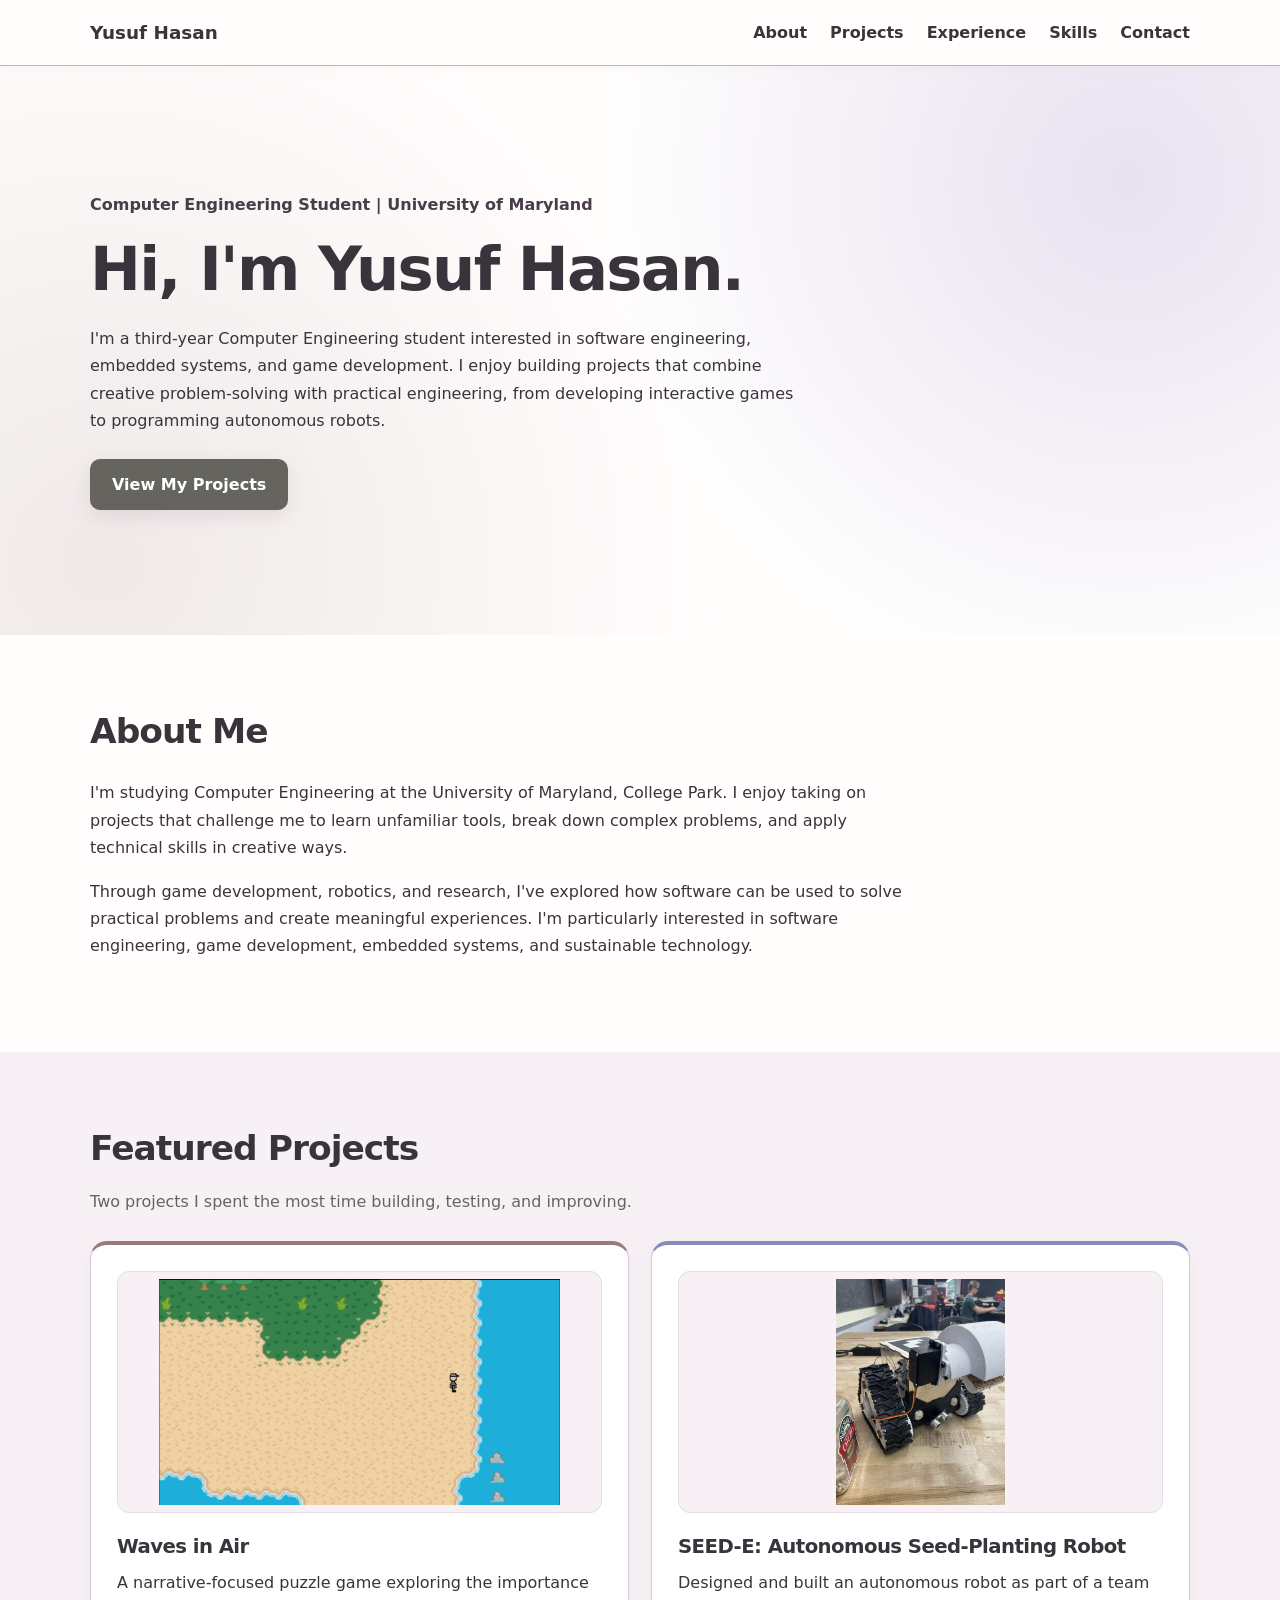
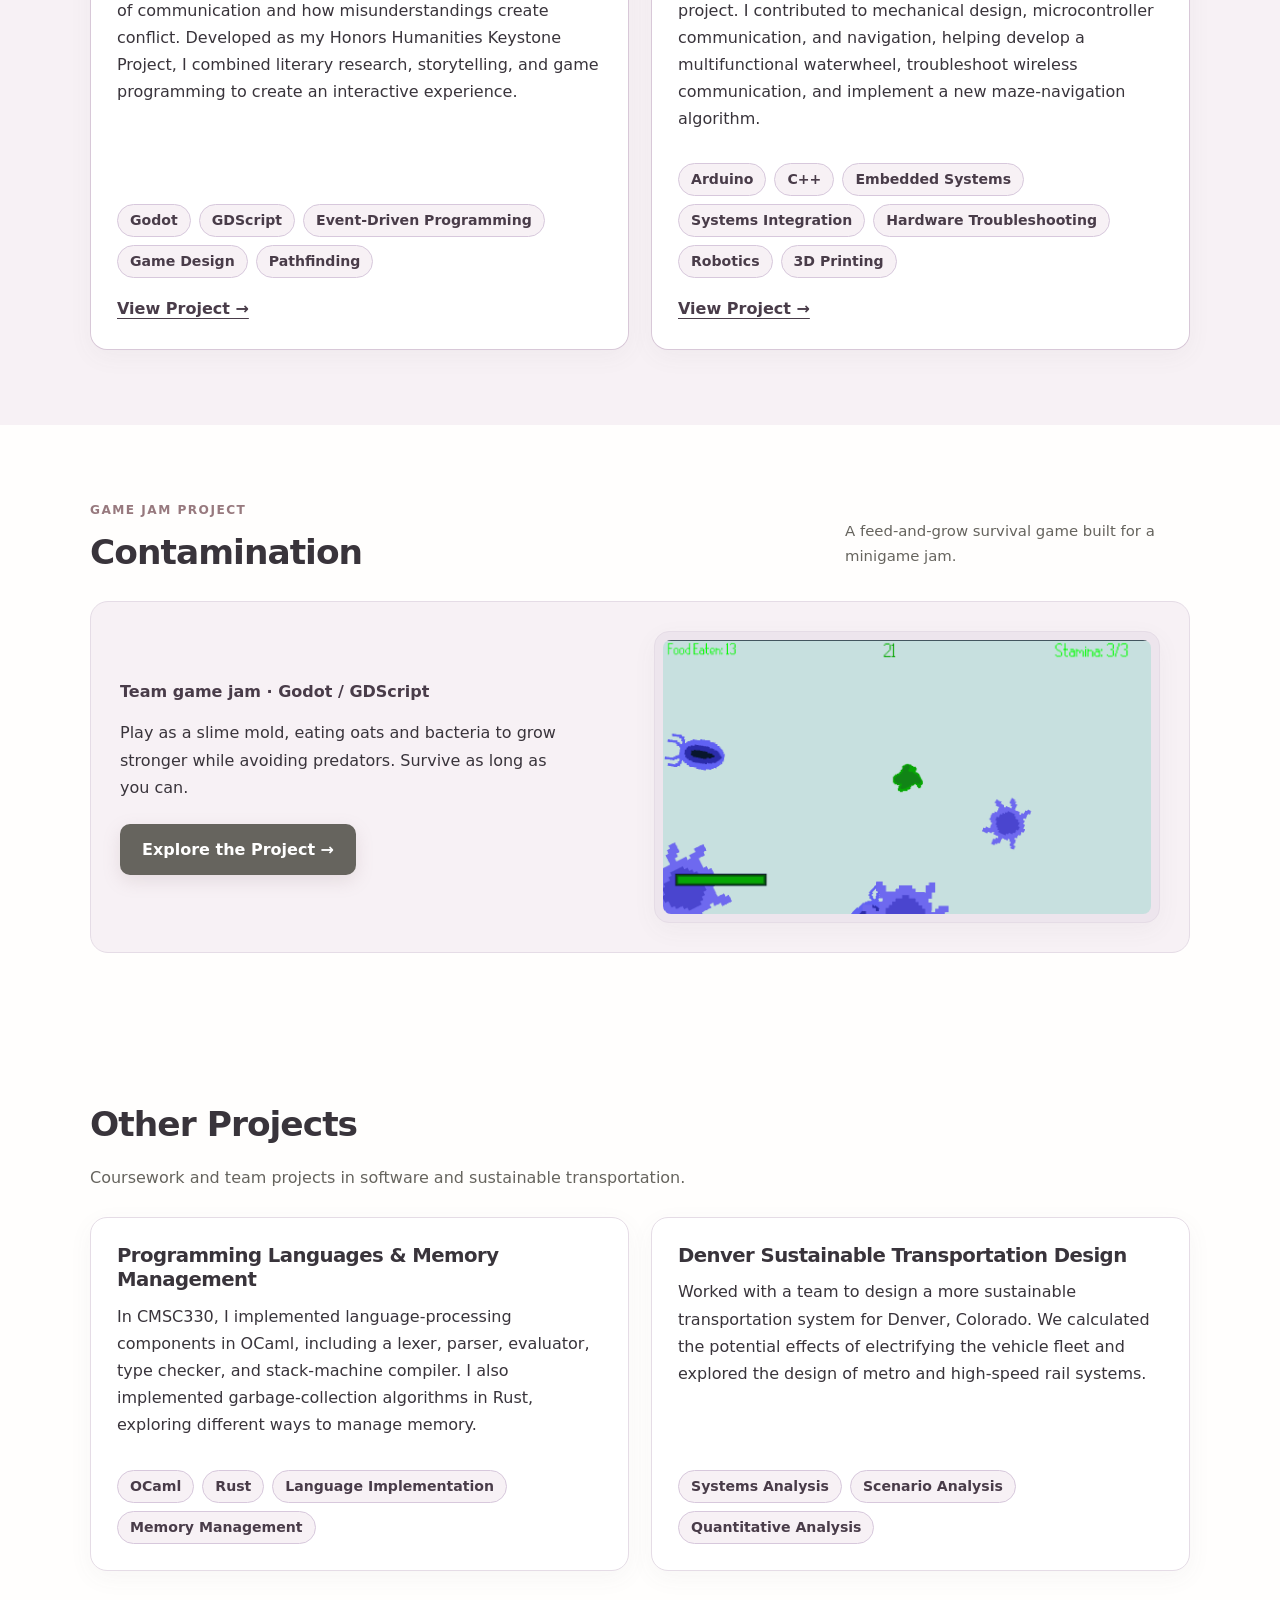
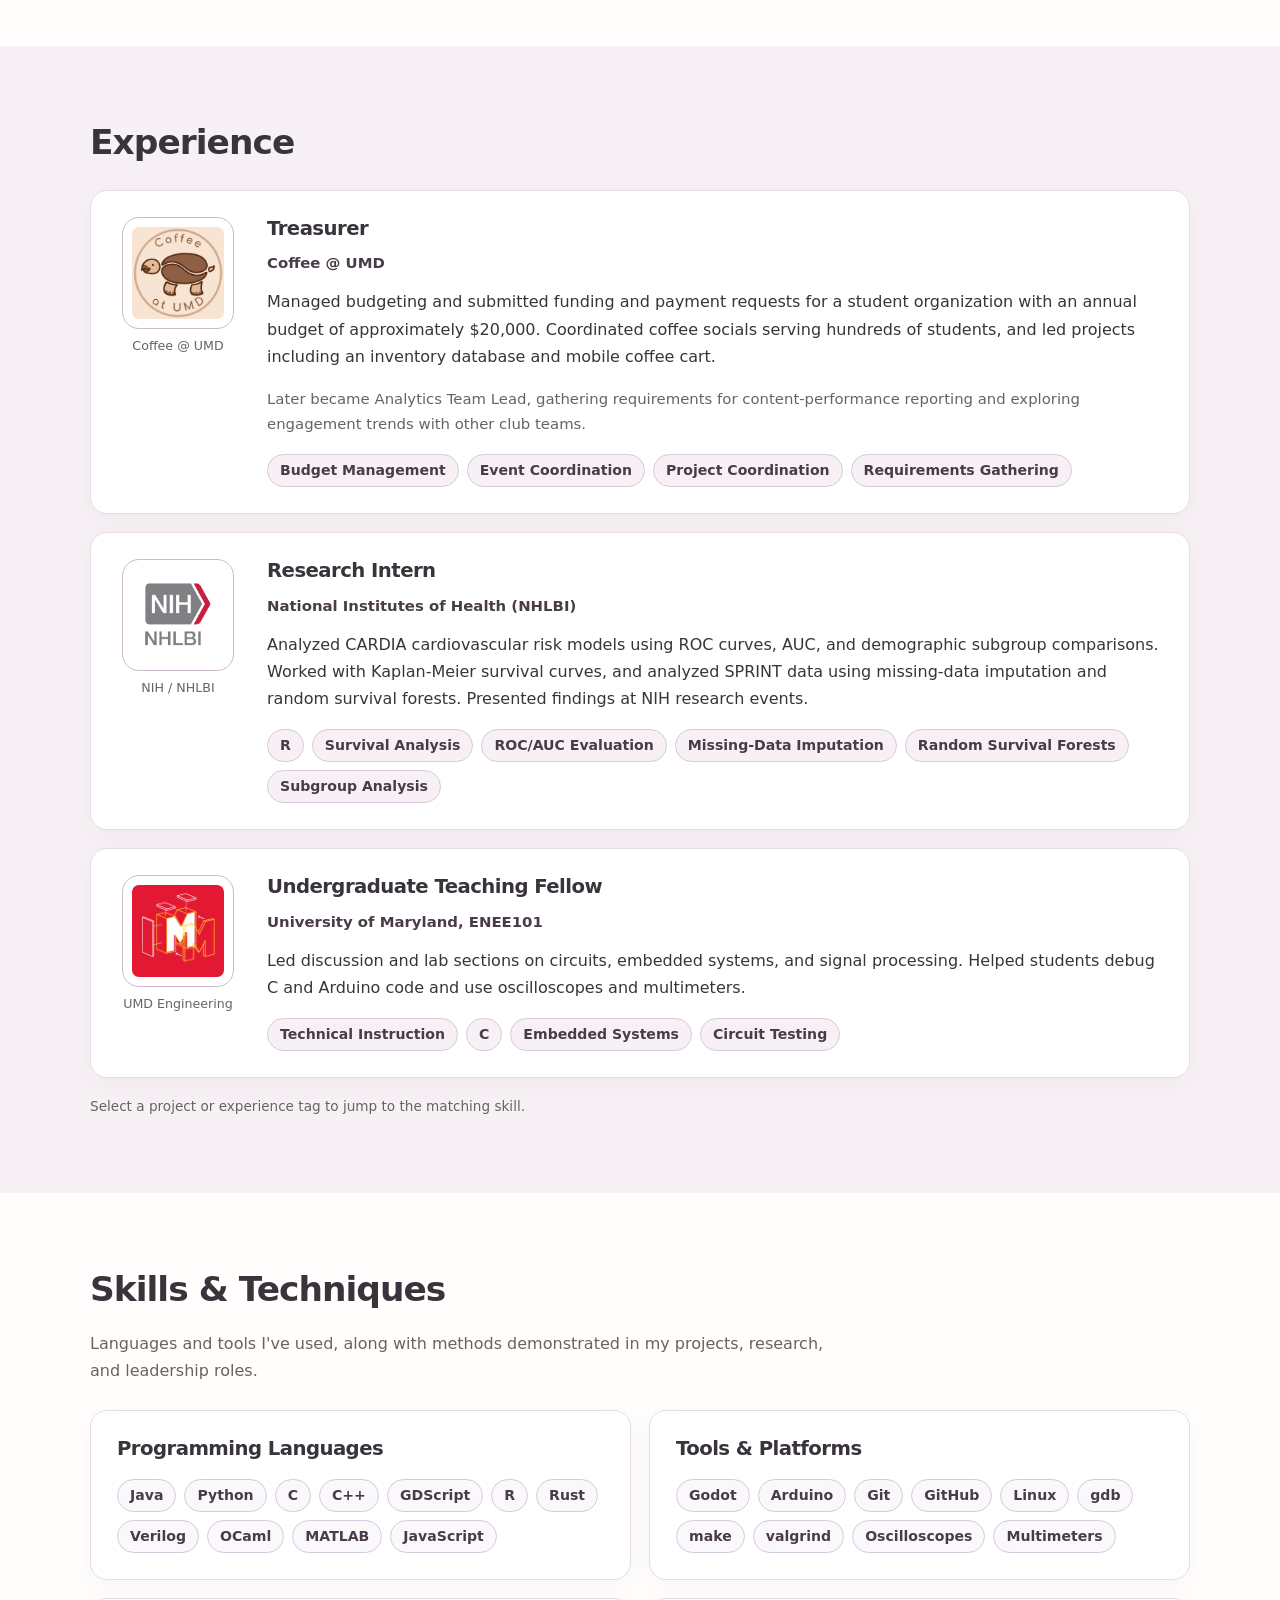
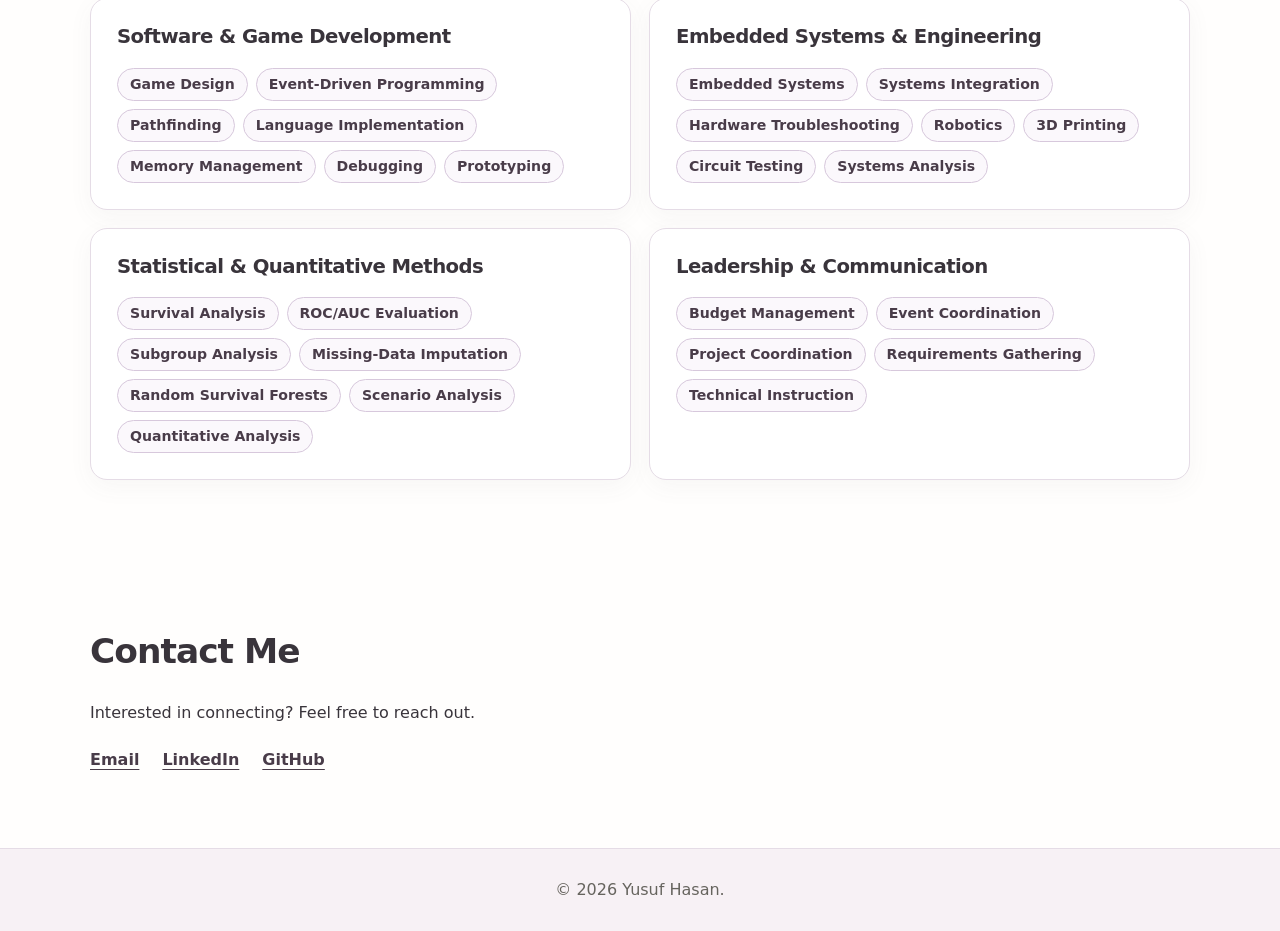
<file: index.html>
<!DOCTYPE html>
<html lang="en">

<head>
    <meta charset="UTF-8">
    <meta name="viewport" content="width=device-width, initial-scale=1.0">
    <meta name="description" content="Yusuf Hasan's portfolio: game development, embedded systems, and engineering projects at the University of Maryland.">
    <title>Yusuf Hasan | Portfolio</title>
    <link rel="stylesheet" href="style.css?v=20261105-contamination-play">
</head>

<body>
    <a class="skip-link" href="#main-content">Skip to content</a>

    <!-- NAVIGATION -->
    <header>
        <nav class="container" aria-label="Main navigation">
            <a href="#home" class="logo">Yusuf Hasan</a>

            <ul class="nav-links">
                <li><a href="#about">About</a></li>
                <li><a href="#projects">Projects</a></li>
                <li><a href="#experience">Experience</a></li>
                <li><a href="#skills">Skills</a></li>
                <li><a href="#contact">Contact</a></li>
            </ul>
        </nav>
    </header>

    <main id="main-content">

        <!-- HOME -->
        <section id="home" class="hero">
            <div class="container">
                <p class="subtitle">
                    Computer Engineering Student | University of Maryland
                </p>
                <h1>Hi, I'm Yusuf Hasan.</h1>

                <p>
                    I'm a third-year Computer Engineering student
                    interested in software engineering, embedded
                    systems, and game development. I enjoy building
                    projects that combine creative problem-solving
                    with practical engineering, from developing
                    interactive games to programming autonomous robots.
                </p>

                <a href="#projects" class="button">View My Projects</a>
            </div>
        </section>

        <!-- ABOUT ME -->
        <section id="about">
            <div class="container">
                <h2>About Me</h2>

                <p>
                    I'm studying Computer Engineering at the
                    University of Maryland, College Park. I enjoy
                    taking on projects that challenge me to learn
                    unfamiliar tools, break down complex problems,
                    and apply technical skills in creative ways.
                </p>

                <p>
                    Through game development, robotics, and research,
                    I've explored how software can be used to solve
                    practical problems and create meaningful
                    experiences. I'm particularly interested in
                    software engineering, game development,
                    embedded systems, and sustainable technology.
                </p>
            </div>
        </section>

        <!-- PROJECTS -->
        <section id="projects" class="alternate">
            <div class="container">
                <h2>Featured Projects</h2>
                <p class="section-intro">Two projects I spent the most time building, testing, and improving.</p>

                <div class="card-grid featured-grid">

                    <!-- WAVES IN AIR -->
                    <article class="card">
                        <figure class="project-card-figure">
                            <img src="assets/waves-in-air/waves-cover.png" alt="The player explores a sandy coastline in Waves in Air" loading="lazy" width="1154" height="650">
                        </figure>

                        <h3>Waves in Air</h3>

                        <p>
                            A narrative-focused puzzle game exploring
                            the importance of communication and how
                            misunderstandings create conflict.
                            Developed as my Honors Humanities Keystone
                            Project, I combined literary research,
                            storytelling, and game programming to
                            create an interactive experience.
                        </p>

                        <div class="tag-list project-tag-list" aria-label="Related skills and techniques">
                            <a class="skill-tag" href="#skill-godot">Godot</a>
                            <a class="skill-tag" href="#skill-gdscript">GDScript</a>
                            <a class="skill-tag" href="#skill-event-driven">Event-Driven Programming</a>
                            <a class="skill-tag" href="#skill-game-design">Game Design</a>
                            <a class="skill-tag" href="#skill-pathfinding">Pathfinding</a>
                        </div>

                        <a href="waves-in-air.html">
                            View Project &rarr;
                        </a>
                    </article>

                    <!-- AUTONOMOUS ROBOT -->
                    <article class="card">
                        <figure class="project-card-figure">
                            <img src="assets/robot/robot-cover.jpg" alt="SEED-E robot with tracked wheels and seed hopper" loading="lazy" width="900" height="1200">
                        </figure>
                        <h3>SEED-E: Autonomous Seed-Planting Robot</h3>
                    
                        <p>
                            Designed and built an autonomous robot as part of
                            a team project. I contributed to mechanical design,
                            microcontroller communication, and navigation,
                            helping develop a multifunctional waterwheel,
                            troubleshoot wireless communication, and
                            implement a new maze-navigation algorithm.
                        </p>
                    
                        <div class="tag-list project-tag-list" aria-label="Related skills and techniques">
                            <a class="skill-tag" href="#skill-arduino">Arduino</a>
                            <a class="skill-tag" href="#skill-cpp">C++</a>
                            <a class="skill-tag" href="#skill-embedded">Embedded Systems</a>
                            <a class="skill-tag" href="#skill-systems-integration">Systems Integration</a>
                            <a class="skill-tag" href="#skill-hardware-troubleshooting">Hardware Troubleshooting</a>
                            <a class="skill-tag" href="#skill-robotics">Robotics</a>
                            <a class="skill-tag" href="#skill-3d-printing">3D Printing</a>
                        </div>
                    
                        <a href="autonomous-robot.html">
                            View Project &rarr;
                        </a>
                    </article>

                </div>
            </div>
        </section>

        <!-- GAME JAM SPOTLIGHT: dedicated project page, separate from the two featured projects -->
        <section id="game-jam" class="jam-home-section">
            <div class="container">
                <div class="jam-section-heading">
                    <div><p class="jam-eyebrow">GAME JAM PROJECT</p><h2>Contamination</h2></div>
                    <p>A feed-and-grow survival game built for a minigame jam.</p>
                </div>
                <div class="jam-home-feature">
                    <div class="jam-home-copy">
                        <p class="subtitle">Team game jam &middot; Godot / GDScript</p>
                        <p>Play as a slime mold, eating oats and bacteria to grow stronger while avoiding predators. Survive as long as you can.</p>
                        <a class="button" href="contamination.html">Explore the Project &rarr;</a>
                    </div>
                    <a class="jam-home-image-link jam-screenshot" href="contamination.html" aria-label="View Contamination project page">
                        <span class="jam-screenshot-frame">
                            <img src="assets/contamination/contamination-gameplay.png" alt="Green slime mold among purple microbes in the Contamination game" width="1022" height="574" loading="lazy">
                        </span>
                    </a>
                </div>
            </div>
        </section>

        <!-- OTHER PROJECTS -->
        <section id="other-projects">
            <div class="container">
                <h2>Other Projects</h2>
                <p class="section-intro">Coursework and team projects in software and sustainable transportation.</p>
                <div class="card-grid other-project-grid">

                    <!-- PROGRAMMING LANGUAGES COURSEWORK -->
                    <article class="card">
                        
                        <h3>Programming Languages &amp; Memory Management</h3>
                        <p>
                            In CMSC330, I implemented language-processing components in OCaml,
                            including a lexer, parser, evaluator, type checker, and stack-machine
                            compiler. I also implemented garbage-collection algorithms in Rust,
                            exploring different ways to manage memory.
                        </p>
                        <div class="tag-list project-tag-list" aria-label="Related skills and techniques">
                            <a class="skill-tag" href="#skill-ocaml">OCaml</a>
                            <a class="skill-tag" href="#skill-rust">Rust</a>
                            <a class="skill-tag" href="#skill-language-implementation">Language Implementation</a>
                            <a class="skill-tag" href="#skill-memory-management">Memory Management</a>
                        </div>
                        <!-- Coursework solutions remain private under course sharing rules. -->
                    </article>

                    <!-- TRANSPORTATION PROJECT -->
                    <article class="card">
                        
                        <h3>Denver Sustainable Transportation Design</h3>

                        <p>
                            Worked with a team to design a more
                            sustainable transportation system for
                            Denver, Colorado. We calculated the
                            potential effects of electrifying the
                            vehicle fleet and explored the design
                            of metro and high-speed rail systems.
                        </p>

                        <div class="tag-list project-tag-list" aria-label="Related skills and techniques">
                            <a class="skill-tag" href="#skill-systems-analysis">Systems Analysis</a>
                            <a class="skill-tag" href="#skill-scenario-analysis">Scenario Analysis</a>
                            <a class="skill-tag" href="#skill-quantitative-analysis">Quantitative Analysis</a>
                        </div>
                    </article>

                </div>
            </div>
        </section>

        <!-- EXPERIENCE -->
        <section id="experience" class="alternate">
            <div class="container">
                <h2>Experience</h2>
                <div class="experience-stack">
                    <article class="card experience-entry">
                        <figure class="experience-visual">
                            <img src="assets/coffee-club/coffee-at-umd-logo.png"
                                 alt="Coffee @ UMD turtle logo" width="120" height="120" loading="lazy">
                            <figcaption>Coffee @ UMD</figcaption>
                        </figure>
                        <div class="experience-copy">
                            <h3>Treasurer</h3>
                            <p class="experience-organization">Coffee @ UMD</p>
                            <p>
                                Managed budgeting and submitted funding and payment requests
                                for a student organization with an annual budget of approximately
                                $20,000. Coordinated coffee socials serving hundreds of students,
                                and led projects including an inventory database and mobile coffee cart.
                            </p>
                            <p class="experience-secondary-role">
                                Later became Analytics Team Lead, gathering requirements for content-performance
                                reporting and exploring engagement trends with other club teams.
                            </p>
                            <div class="tag-list project-tag-list" aria-label="Related skills and techniques">
                            <a class="skill-tag" href="#skill-budget-management">Budget Management</a>
                            <a class="skill-tag" href="#skill-event-coordination">Event Coordination</a>
                            <a class="skill-tag" href="#skill-project-coordination">Project Coordination</a>
                            <a class="skill-tag" href="#skill-requirements-gathering">Requirements Gathering</a>
                        </div>
                        </div>
                    </article>

                    <article class="card experience-entry">
                        <figure class="experience-visual">
                            <img src="assets/nhlbi-logo.png"
                                 alt="National Heart, Lung, and Blood Institute logo" width="120" height="120" loading="lazy">
                            <figcaption>NIH / NHLBI</figcaption>
                        </figure>
                        <div class="experience-copy">
                            <h3>Research Intern</h3>
                            <p class="experience-organization">National Institutes of Health (NHLBI)</p>
                            <p>
                                Analyzed CARDIA cardiovascular risk models using ROC curves, AUC, and
                                demographic subgroup comparisons. Worked with Kaplan-Meier survival curves,
                                and analyzed SPRINT data using missing-data imputation and random survival forests.
                                Presented findings at NIH research events.
                            </p>
                            <div class="tag-list project-tag-list" aria-label="Related skills and techniques">
                            <a class="skill-tag" href="#skill-r">R</a>
                            <a class="skill-tag" href="#skill-survival-analysis">Survival Analysis</a>
                            <a class="skill-tag" href="#skill-roc-auc">ROC/AUC Evaluation</a>
                            <a class="skill-tag" href="#skill-imputation">Missing-Data Imputation</a>
                            <a class="skill-tag" href="#skill-random-survival-forests">Random Survival Forests</a>
                            <a class="skill-tag" href="#skill-subgroup-analysis">Subgroup Analysis</a>
                        </div>
                        </div>
                    </article>

                    <article class="card experience-entry">
                        <figure class="experience-visual">
                            <img src="assets/umd-engineering-logo.png"
                                 alt="University of Maryland Engineering logo" width="120" height="120" loading="lazy">
                            <figcaption>UMD Engineering</figcaption>
                        </figure>
                        <div class="experience-copy">
                            <h3>Undergraduate Teaching Fellow</h3>
                            <p class="experience-organization">University of Maryland, ENEE101</p>
                            <p>
                                Led discussion and lab sections on circuits, embedded systems, and signal
                                processing. Helped students debug C and Arduino code and use
                                oscilloscopes and multimeters.
                            </p>
                            <div class="tag-list project-tag-list" aria-label="Related skills and techniques">
                            <a class="skill-tag" href="#skill-technical-instruction">Technical Instruction</a>
                            <a class="skill-tag" href="#skill-c">C</a>
                            <a class="skill-tag" href="#skill-embedded">Embedded Systems</a>
                            <a class="skill-tag" href="#skill-circuit-testing">Circuit Testing</a>
                        </div>
                        </div>
                    </article>
                </div>
                <p class="tag-hint">Select a project or experience tag to jump to the matching skill.</p>
            </div>
        </section>

                <!-- SKILLS -->
        <section id="skills">
            <div class="container">
                <h2>Skills &amp; Techniques</h2>
                <p class="section-intro">Languages and tools I've used, along with methods demonstrated in my projects, research, and leadership roles.</p>
                <div class="skills-grid">
<div class="card skill-group">
                        <h3>Programming Languages</h3>
                        <div class="skill-list">
                            <span class="skill-chip" id="skill-java">Java</span>
                            <span class="skill-chip" id="skill-python">Python</span>
                            <span class="skill-chip" id="skill-c">C</span>
                            <span class="skill-chip" id="skill-cpp">C++</span>
                            <span class="skill-chip" id="skill-gdscript">GDScript</span>
                            <span class="skill-chip" id="skill-r">R</span>
                            <span class="skill-chip" id="skill-rust">Rust</span>
                            <span class="skill-chip" id="skill-verilog">Verilog</span>
                            <span class="skill-chip" id="skill-ocaml">OCaml</span>
                            <span class="skill-chip" id="skill-matlab">MATLAB</span>
                            <span class="skill-chip" id="skill-javascript">JavaScript</span>
                        </div>
                    </div>
                    
                    <div class="card skill-group">
                        <h3>Tools &amp; Platforms</h3>
                        <div class="skill-list">
                            <span class="skill-chip" id="skill-godot">Godot</span>
                            <span class="skill-chip" id="skill-arduino">Arduino</span>
                            <span class="skill-chip" id="skill-git">Git</span>
                            <span class="skill-chip" id="skill-github">GitHub</span>
                            <span class="skill-chip" id="skill-linux">Linux</span>
                            <span class="skill-chip" id="skill-gdb">gdb</span>
                            <span class="skill-chip" id="skill-make">make</span>
                            <span class="skill-chip" id="skill-valgrind">valgrind</span>
                            <span class="skill-chip" id="skill-oscilloscope">Oscilloscopes</span>
                            <span class="skill-chip" id="skill-multimeter">Multimeters</span>
                        </div>
                    </div>
                    <div class="card skill-group">
                        <h3>Software &amp; Game Development</h3>
                        <div class="skill-list">
                            <span class="skill-chip" id="skill-game-design">Game Design</span>
                            <span class="skill-chip" id="skill-event-driven">Event-Driven Programming</span>
                            <span class="skill-chip" id="skill-pathfinding">Pathfinding</span>
                            <span class="skill-chip" id="skill-language-implementation">Language Implementation</span>
                            <span class="skill-chip" id="skill-memory-management">Memory Management</span>
                            <span class="skill-chip" id="skill-debugging">Debugging</span>
                            <span class="skill-chip" id="skill-prototyping">Prototyping</span>
                        </div>
                    </div>
                    <div class="card skill-group">
                        <h3>Embedded Systems &amp; Engineering</h3>
                        <div class="skill-list">
                            <span class="skill-chip" id="skill-embedded">Embedded Systems</span>
                            <span class="skill-chip" id="skill-systems-integration">Systems Integration</span>
                            <span class="skill-chip" id="skill-hardware-troubleshooting">Hardware Troubleshooting</span>
                            <span class="skill-chip" id="skill-robotics">Robotics</span>
                            <span class="skill-chip" id="skill-3d-printing">3D Printing</span>
                            <span class="skill-chip" id="skill-circuit-testing">Circuit Testing</span>
                            <span class="skill-chip" id="skill-systems-analysis">Systems Analysis</span>
                        </div>
                    </div>
                    <div class="card skill-group">
                        <h3>Statistical &amp; Quantitative Methods</h3>
                        <div class="skill-list">
                            <span class="skill-chip" id="skill-survival-analysis">Survival Analysis</span>
                            <span class="skill-chip" id="skill-roc-auc">ROC/AUC Evaluation</span>
                            <span class="skill-chip" id="skill-subgroup-analysis">Subgroup Analysis</span>
                            <span class="skill-chip" id="skill-imputation">Missing-Data Imputation</span>
                            <span class="skill-chip" id="skill-random-survival-forests">Random Survival Forests</span>
                            <span class="skill-chip" id="skill-scenario-analysis">Scenario Analysis</span>
                            <span class="skill-chip" id="skill-quantitative-analysis">Quantitative Analysis</span>
                        </div>
                    </div>
                    <div class="card skill-group">
                        <h3>Leadership &amp; Communication</h3>
                        <div class="skill-list">
                            <span class="skill-chip" id="skill-budget-management">Budget Management</span>
                            <span class="skill-chip" id="skill-event-coordination">Event Coordination</span>
                            <span class="skill-chip" id="skill-project-coordination">Project Coordination</span>
                            <span class="skill-chip" id="skill-requirements-gathering">Requirements Gathering</span>
                            <span class="skill-chip" id="skill-technical-instruction">Technical Instruction</span>
                        </div>
                    </div>
                </div>
            </div>
        </section>

        <!-- CONTACT -->
        <section id="contact">
            <div class="container">
                <h2>Contact Me</h2>

                <p>
                    Interested in connecting? Feel free to reach out.
                </p>

                <div class="contact-links">
                    <a href="mailto:hasan.yusuf4906@gmail.com">Email</a>

                    <a href="https://www.linkedin.com/in/yhasan1/"
                       target="_blank"
                       rel="noopener noreferrer">LinkedIn</a>

                    <a href="https://github.com/yhasan-1"
                       target="_blank"
                       rel="noopener noreferrer">GitHub</a>

                    <!-- Add your resume PDF to assets/other/resume.pdf and then uncomment this link:
                    <a href="assets/other/resume.pdf" target="_blank" rel="noopener noreferrer">Resume (PDF)</a>
                    -->
                </div>
            </div>
        </section>

    </main>

    <!-- FOOTER -->
    <footer>
        <div class="container">
            <p>&copy; 2026 Yusuf Hasan.</p>
        </div>
    </footer>

</body>
</html>
</file>
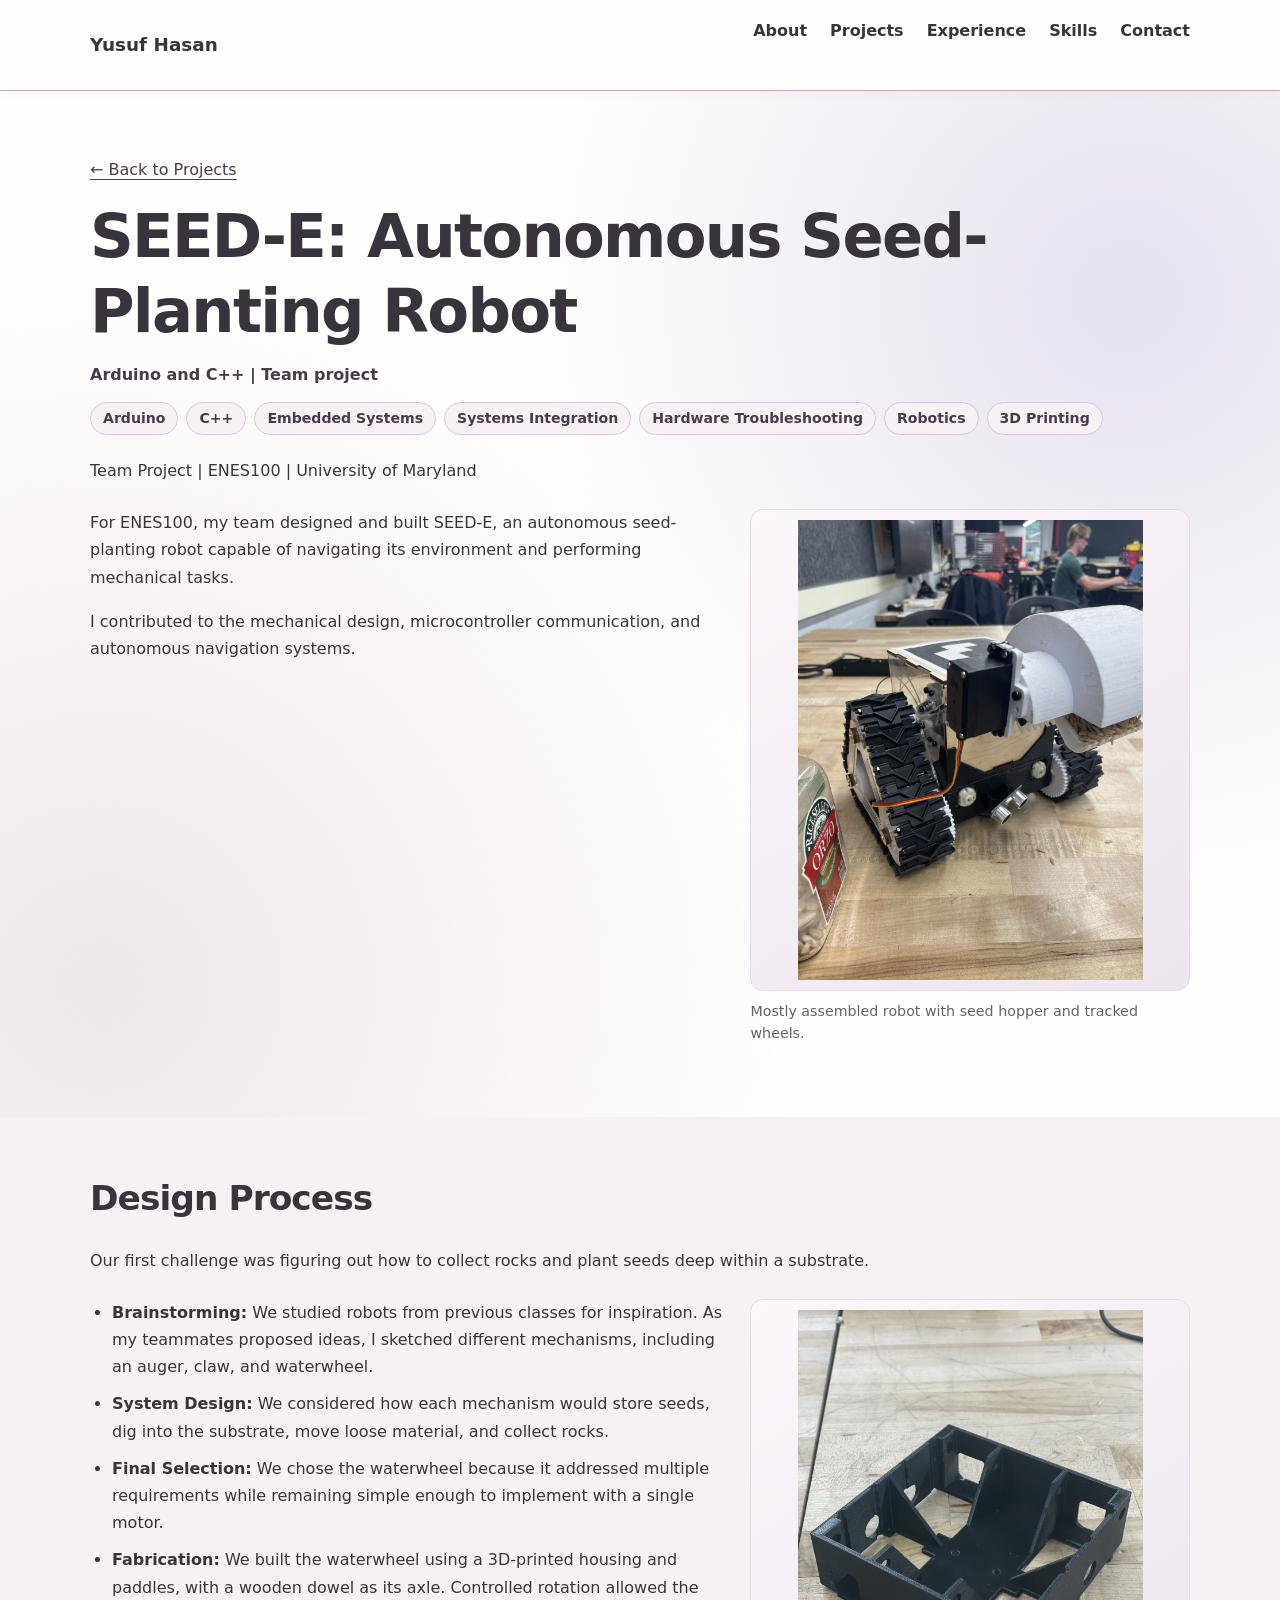
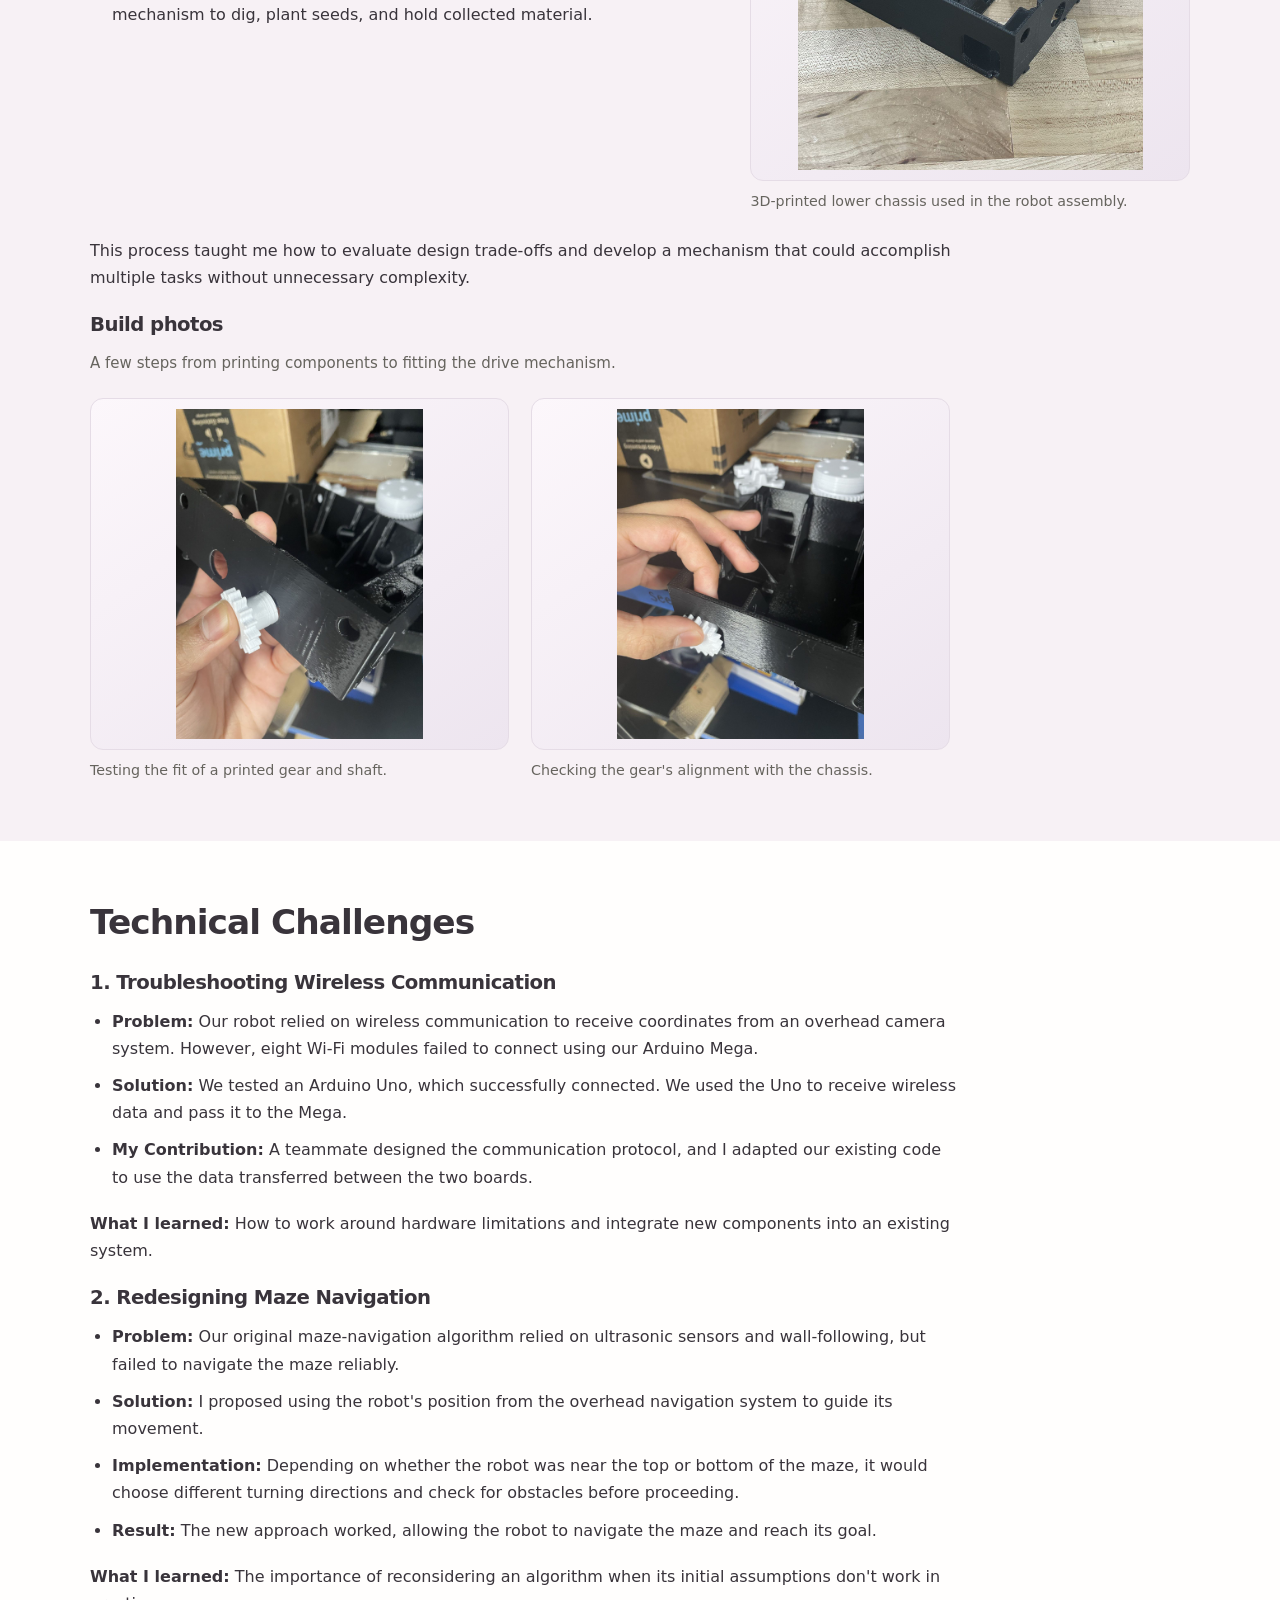
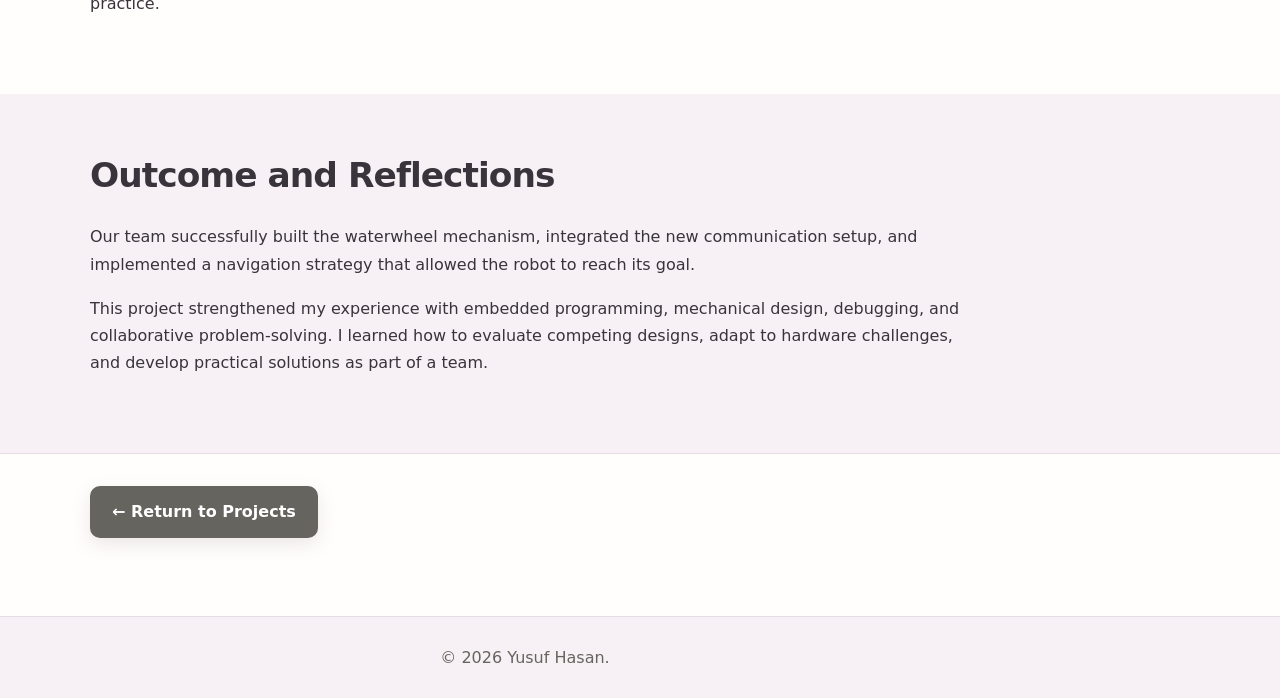
<file: autonomous-robot.html>
<!DOCTYPE html>
<html lang="en">

<head>
    <meta charset="UTF-8">
    <meta name="viewport"
          content="width=device-width, initial-scale=1.0">

    <meta name="description"
          content="SEED-E, an autonomous seed-planting robot built by a UMD ENES100 team.">

    <title>SEED-E | Yusuf Hasan</title>

    <link rel="stylesheet" href="style.css?v=20261022-dusty-lavender">
</head>

<body class="robot-page">
    <a class="skip-link" href="#main-content">Skip to content</a>

    <!-- NAVIGATION -->
    <header>
        <nav class="container">
            <a href="index.html#home" class="logo">
                Yusuf Hasan
            </a>

            <ul class="nav-links">
                <li><a href="index.html#about">About</a></li>
                <li><a href="index.html#projects">Projects</a></li>
                <li><a href="index.html#experience">Experience</a></li>
                <li><a href="index.html#skills">Skills</a></li>
                <li><a href="index.html#contact">Contact</a></li>
            </ul>
        </nav>
    </header>

    <main id="main-content">

        <!-- INTRODUCTION -->
        <section class="hero">
            <div class="container">

                <a href="index.html#projects">
                    &larr; Back to Projects
                </a>

                <h1>SEED-E: Autonomous Seed-Planting Robot</h1>

                <p class="subtitle">Arduino and C++ | Team project</p>
                <div class="tag-list project-detail-tags" aria-label="Related skills and techniques">
                            <a class="skill-tag" href="index.html#skill-arduino">Arduino</a>
                            <a class="skill-tag" href="index.html#skill-cpp">C++</a>
                            <a class="skill-tag" href="index.html#skill-embedded">Embedded Systems</a>
                            <a class="skill-tag" href="index.html#skill-systems-integration">Systems Integration</a>
                            <a class="skill-tag" href="index.html#skill-hardware-troubleshooting">Hardware Troubleshooting</a>
                            <a class="skill-tag" href="index.html#skill-robotics">Robotics</a>
                            <a class="skill-tag" href="index.html#skill-3d-printing">3D Printing</a>
                        </div>

                <p>
                    Team Project | ENES100 |
                    University of Maryland
                </p>

                <div class="robot-layout">
                    <div>
                        <p>
                            For ENES100, my team designed and built SEED-E,
                            an autonomous seed-planting robot
                            capable of navigating its environment
                            and performing mechanical tasks.
                        </p>

                        <p>
                            I contributed to the mechanical design,
                            microcontroller communication, and
                            autonomous navigation systems.
                        </p>
                    </div>

<figure class="robot-photo robot-photo-hero">
                        <div class="photo-frame">
                            <img src="assets/robot/robot-cover.jpg" alt="Mostly assembled seed-planting robot with tracked wheels and white seed hopper" loading="lazy" width="720" height="960">
                        </div>
                        <figcaption>Mostly assembled robot with seed hopper and tracked wheels.</figcaption>
                    </figure>
                </div>

            </div>
        </section>

        <!-- DESIGN PROCESS -->
        <section class="alternate">
            <div class="container">
                <h2>Design Process</h2>

                <p>
                    Our first challenge was figuring out how
                    to collect rocks and plant seeds deep
                    within a substrate.
                </p>

                <div class="robot-layout">
                    <div>
                        <ul>
                            <li>
                                <strong>Brainstorming:</strong>
                                We studied robots from previous
                                classes for inspiration. As my
                                teammates proposed ideas, I
                                sketched different mechanisms,
                                including an auger, claw,
                                and waterwheel.
                            </li>

                            <li>
                                <strong>System Design:</strong>
                                We considered how each mechanism
                                would store seeds, dig into the
                                substrate, move loose material,
                                and collect rocks.
                            </li>

                            <li>
                                <strong>Final Selection:</strong>
                                We chose the waterwheel because
                                it addressed multiple requirements
                                while remaining simple enough
                                to implement with a single motor.
                            </li>

                            <li>
                                <strong>Fabrication:</strong>
                                We built the waterwheel using
                                a 3D-printed housing and paddles,
                                with a wooden dowel as its axle.
                                Controlled rotation allowed the
                                mechanism to dig, plant seeds,
                                and hold collected material.
                            </li>
                        </ul>
                    </div>

<figure class="robot-photo">
                        <div class="photo-frame">
                            <img src="assets/robot/robot-chassis.jpg" alt="Black 3D-printed chassis with structural ribs and mounting holes" loading="lazy" width="720" height="960">
                        </div>
                        <figcaption>3D-printed lower chassis used in the robot assembly.</figcaption>
                    </figure>
                </div>

                <p>
                    This process taught me how to evaluate
                    design trade-offs and develop a mechanism
                    that could accomplish multiple tasks
                    without unnecessary complexity.
                </p>

                <h3 id="gallery" class="gallery-heading">Build photos</h3>
                <p class="gallery-intro">A few steps from printing components to fitting the drive mechanism.</p>
                <div class="robot-photo-gallery">
                    <figure class="robot-photo">
                        <div class="photo-frame">
                            <img src="assets/robot/robot-drive-shaft.jpg" alt="White 3D-printed gear and shaft being test-fitted against the black chassis" loading="lazy" width="720" height="960">
                        </div>
                        <figcaption>Testing the fit of a printed gear and shaft.</figcaption>
                    </figure>
                    <figure class="robot-photo">
                        <div class="photo-frame">
                            <img src="assets/robot/robot-drive-shaft-fit.jpg" alt="White 3D-printed gear aligned with its mounting location on the chassis" loading="lazy" width="720" height="960">
                        </div>
                        <figcaption>Checking the gear's alignment with the chassis.</figcaption>
                    </figure>
                </div>

            </div>
        </section>

        <!-- TECHNICAL CHALLENGES -->
        <section>
            <div class="container">
                <h2>Technical Challenges</h2>

                <h3>1. Troubleshooting Wireless Communication</h3>

                <div class="robot-technical-text">
                    <div>
                        <ul>
                            <li>
                                <strong>Problem:</strong>
                                Our robot relied on wireless
                                communication to receive
                                coordinates from an overhead
                                camera system. However, eight
                                Wi-Fi modules failed to connect
                                using our Arduino Mega.
                            </li>

                            <li>
                                <strong>Solution:</strong>
                                We tested an Arduino Uno,
                                which successfully connected.
                                We used the Uno to receive
                                wireless data and pass it
                                to the Mega.
                            </li>

                            <li>
                                <strong>My Contribution:</strong>
                                A teammate designed the
                                communication protocol, and
                                I adapted our existing code
                                to use the data transferred
                                between the two boards.
                            </li>
                        </ul>
                    </div>


                </div>

                <p>
                    <strong>What I learned:</strong>
                    How to work around hardware limitations
                    and integrate new components into
                    an existing system.
                </p>

                <h3>2. Redesigning Maze Navigation</h3>

                <div class="robot-technical-text">
                    <div>
                        <ul>
                            <li>
                                <strong>Problem:</strong>
                                Our original maze-navigation
                                algorithm relied on ultrasonic
                                sensors and wall-following,
                                but failed to navigate
                                the maze reliably.
                            </li>

                            <li>
                                <strong>Solution:</strong>
                                I proposed using the robot's
                                position from the overhead
                                navigation system to guide
                                its movement.
                            </li>

                            <li>
                                <strong>Implementation:</strong>
                                Depending on whether the robot
                                was near the top or bottom
                                of the maze, it would choose
                                different turning directions
                                and check for obstacles
                                before proceeding.
                            </li>

                            <li>
                                <strong>Result:</strong>
                                The new approach worked,
                                allowing the robot to
                                navigate the maze and
                                reach its goal.
                            </li>
                        </ul>
                    </div>


                </div>

                <p>
                    <strong>What I learned:</strong>
                    The importance of reconsidering an
                    algorithm when its initial assumptions
                    don't work in practice.
                </p>

            </div>
        </section>

        <!-- OUTCOME -->
        <section class="alternate">
            <div class="container">
                <h2>Outcome and Reflections</h2>

                <p>
                    Our team successfully built the waterwheel
                    mechanism, integrated the new communication
                    setup, and implemented a navigation
                    strategy that allowed the robot to
                    reach its goal.
                </p>

                <p>
                    This project strengthened my experience
                    with embedded programming, mechanical
                    design, debugging, and collaborative
                    problem-solving. I learned how to
                    evaluate competing designs, adapt to
                    hardware challenges, and develop
                    practical solutions as part of a team.
                </p>

                <!-- Optional: Add a SEED-E demonstration video here once supplied.
                     Team photos stay excluded pending permission. -->

            </div>
        </section>

        <!-- RETURN -->
        <section class="project-return" aria-label="Return to portfolio">
            <div class="container">
                <a class="button return-to-projects" href="index.html#projects">← Return to Projects</a>
            </div>
        </section>

    </main>

    <!-- FOOTER -->
    <footer>
        <div class="container">
            <p>&copy; 2026 Yusuf Hasan.</p>
        </div>
    </footer>

</body>
</html>
</file>
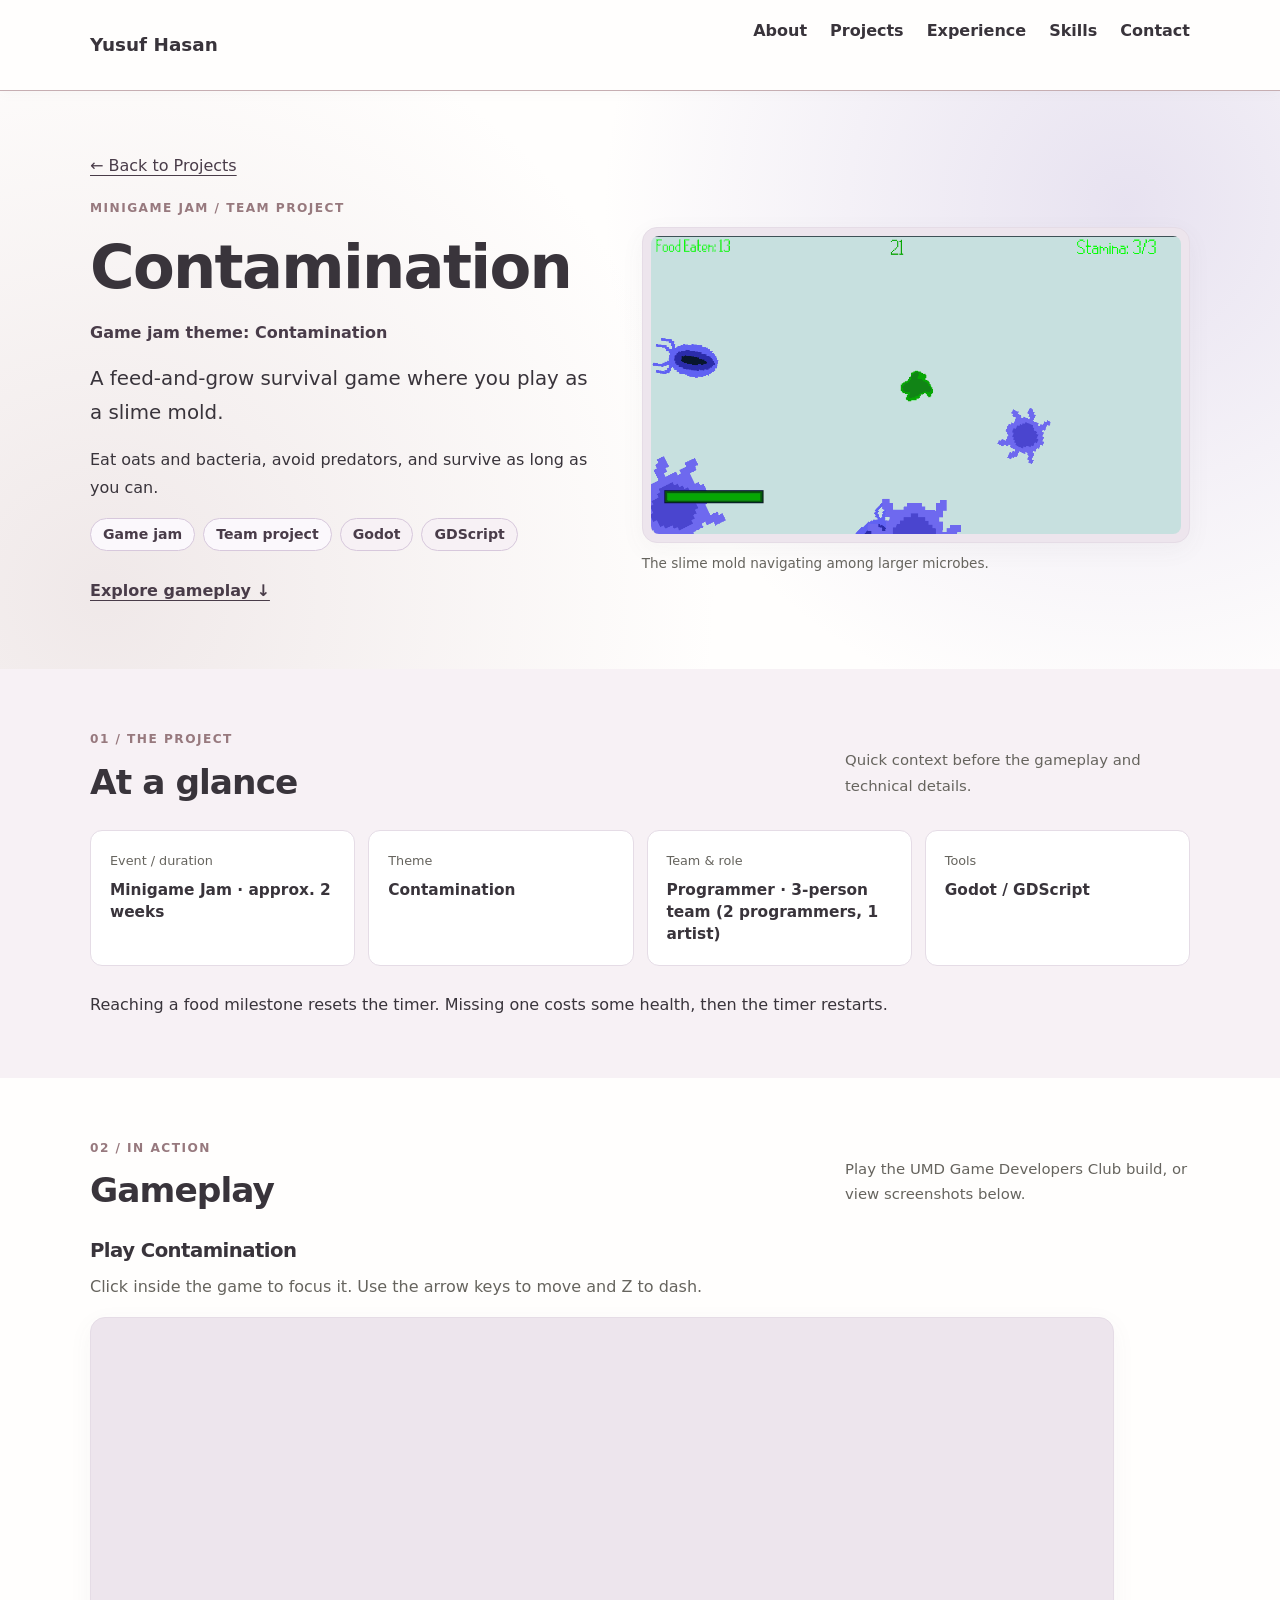
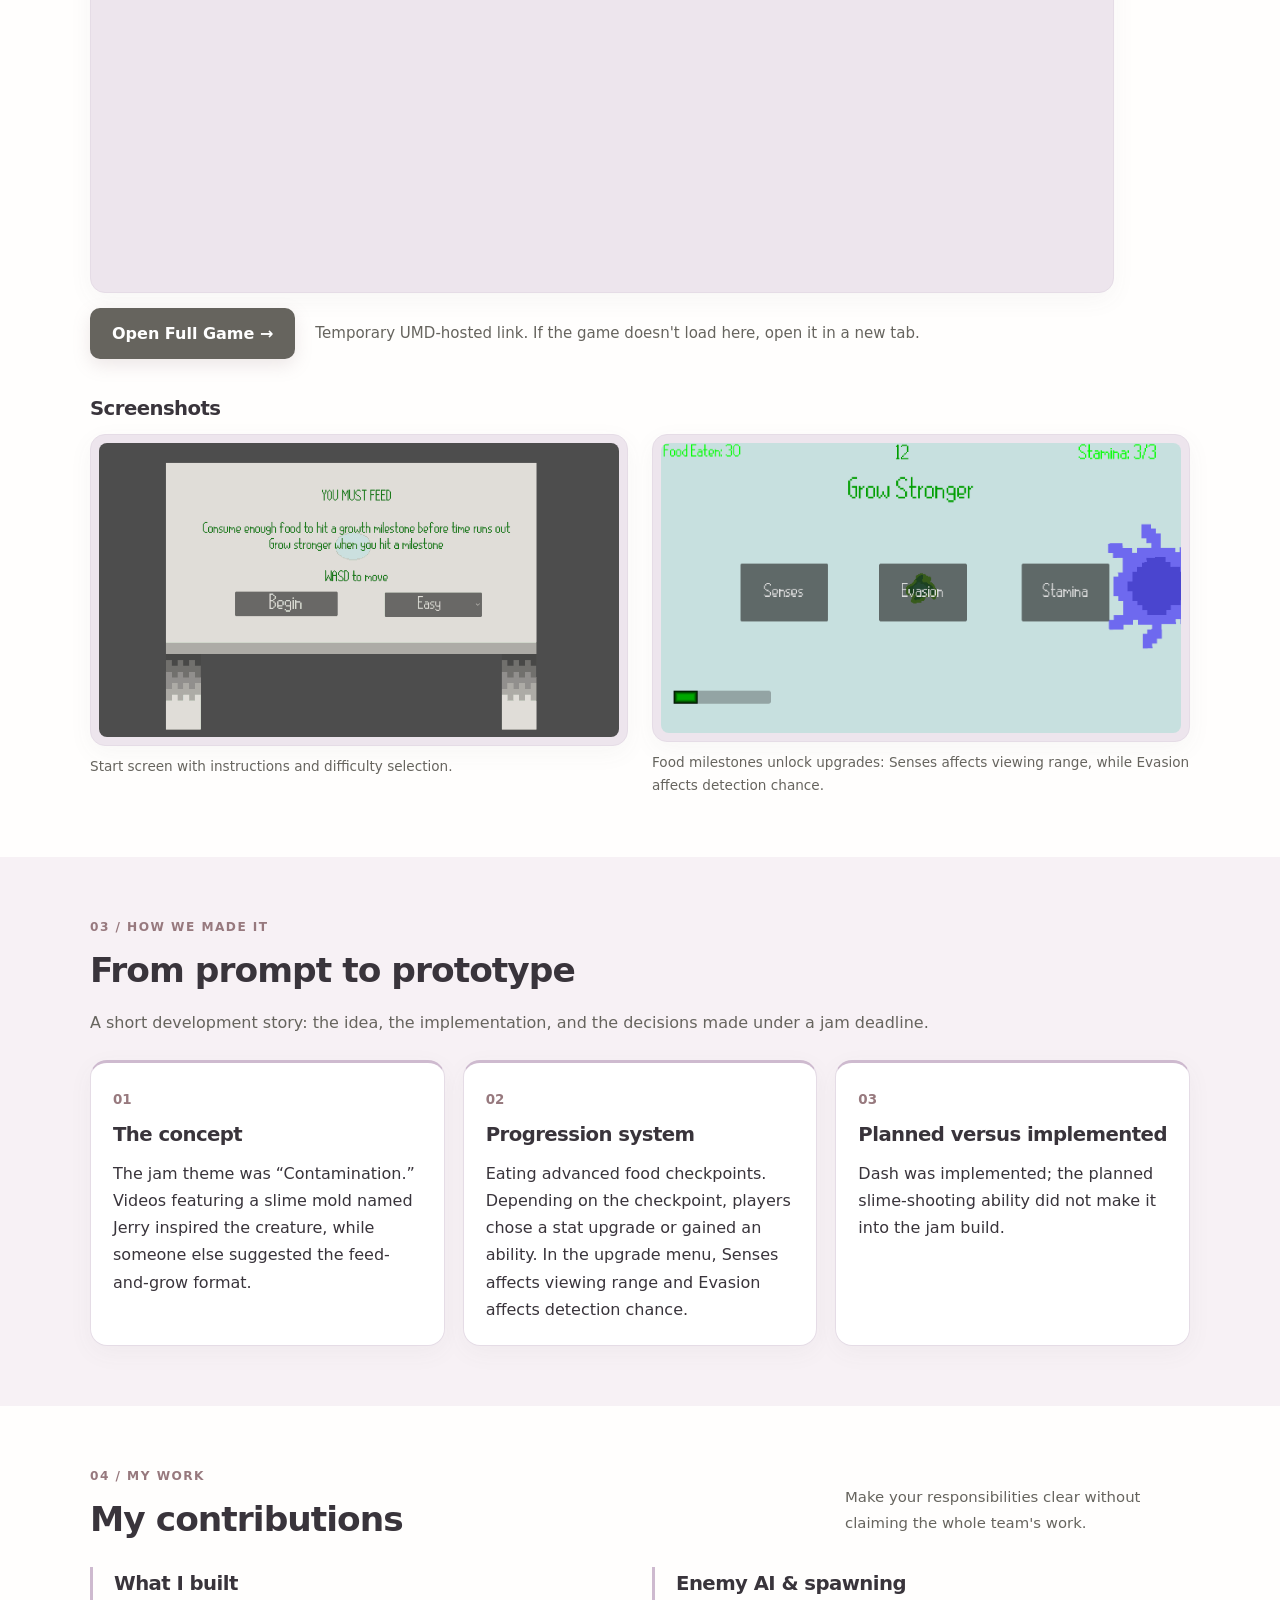
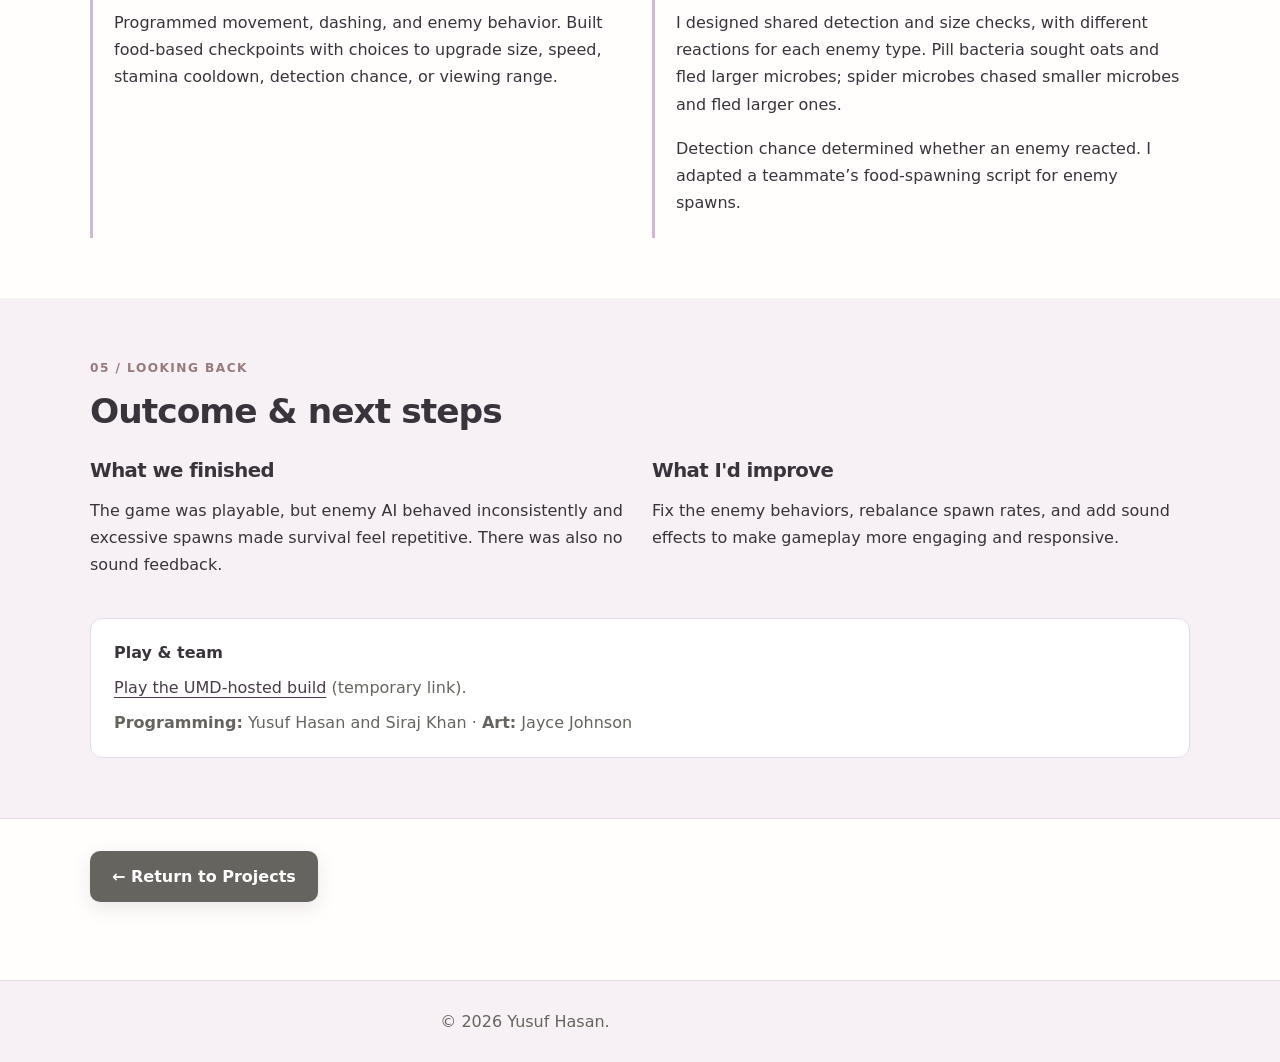
<file: contamination.html>
<!DOCTYPE html>
<html lang="en">
<head>
  <meta charset="UTF-8">
  <meta name="viewport" content="width=device-width, initial-scale=1.0">
  <meta name="description" content="Contamination, a collaborative game jam project by Yusuf Hasan. Gameplay, development process, and team contributions.">
  <title>Contamination | Yusuf Hasan</title>
  <link rel="stylesheet" href="style.css?v=20261105-contamination-play">
</head>
<body class="project-page jam-page">
  <a class="skip-link" href="#main-content">Skip to content</a>
  <header>
    <nav class="container" aria-label="Main navigation">
      <a href="index.html#home" class="logo">Yusuf Hasan</a>
      <ul class="nav-links">
        <li><a href="index.html#about">About</a></li>
        <li><a href="index.html#projects">Projects</a></li>
        <li><a href="index.html#experience">Experience</a></li>
        <li><a href="index.html#skills">Skills</a></li>
        <li><a href="index.html#contact">Contact</a></li>
      </ul>
    </nav>
  </header>

  <main id="main-content">
    <section class="hero jam-hero">
      <div class="container">
        <a class="project-back-link" href="index.html#projects">&larr; Back to Projects</a>
        <div class="jam-hero-layout">
          <div class="jam-hero-copy">
            <p class="jam-eyebrow">MINIGAME JAM / TEAM PROJECT</p>
            <h1>Contamination</h1>
            <p class="subtitle">Game jam theme: Contamination</p>
            <p class="showcase-lead">A feed-and-grow survival game where you play as a slime mold.</p>
            <p>Eat oats and bacteria, avoid predators, and survive as long as you can.</p>
            <div class="tag-list project-detail-tags" aria-label="Project details">
              <span class="skill-chip">Game jam</span>
              <span class="skill-chip">Team project</span>
              <a class="skill-tag" href="index.html#skill-godot">Godot</a>
              <a class="skill-tag" href="index.html#skill-gdscript">GDScript</a>
            </div>
            <a href="#gameplay" class="jam-text-link">Explore gameplay &darr;</a>
          </div>
          <figure class="jam-hero-media jam-screenshot">
            <div class="jam-screenshot-frame">
              <img src="assets/contamination/contamination-gameplay.png" alt="Green player-controlled slime mold surrounded by purple enemy microbes, with food, timer, and stamina indicators" width="1022" height="574" fetchpriority="high">
            </div>
            <figcaption>The slime mold navigating among larger microbes.</figcaption>
          </figure>
        </div>
      </div>
    </section>

    <section class="jam-overview alternate">
      <div class="container">
        <div class="jam-section-heading">
          <div><p class="jam-eyebrow">01 / THE PROJECT</p><h2>At a glance</h2></div>
          <p>Quick context before the gameplay and technical details.</p>
        </div>
        <div class="jam-facts">
          <div class="jam-fact"><span class="jam-fact-label">Event / duration</span><strong>Minigame Jam · approx. 2 weeks</strong></div>
          <div class="jam-fact"><span class="jam-fact-label">Theme</span><strong>Contamination</strong></div>
          <div class="jam-fact"><span class="jam-fact-label">Team &amp; role</span><strong>Programmer · 3-person team (2 programmers, 1 artist)</strong></div>
          <div class="jam-fact"><span class="jam-fact-label">Tools</span><strong>Godot / GDScript</strong></div>
        </div>
        <p class="jam-overview-note">Reaching a food milestone resets the timer. Missing one costs some health, then the timer restarts.</p>
      </div>
    </section>

    <section id="gameplay" class="jam-gallery-section">
      <div class="container">
        <div class="jam-section-heading">
          <div><p class="jam-eyebrow">02 / IN ACTION</p><h2>Gameplay</h2></div>
          <p>Play the UMD Game Developers Club build, or view screenshots below.</p>
        </div>
        <div class="jam-play" id="play">
          <h3>Play Contamination</h3>
          <p>Click inside the game to focus it. Use the arrow keys to move and Z to dash.</p>
          <div class="jam-embed-frame">
            <iframe
              src="https://gdc.umd.edu/Fall2026ClubProject/games/team14/index.html"
              title="Play Contamination: UMD minigame jam"
              width="1024"
              height="576"
              loading="lazy"
              allow="fullscreen; gamepad"
              allowfullscreen
              referrerpolicy="strict-origin-when-cross-origin"
            ></iframe>
          </div>
          <div class="jam-play-actions">
            <a class="button" href="https://gdc.umd.edu/Fall2026ClubProject/games/team14/index.html" target="_blank" rel="noopener noreferrer">Open Full Game &rarr;</a>
            <p class="project-note">Temporary UMD-hosted link. If the game doesn't load here, open it in a new tab.</p>
          </div>
        </div>
        <h3 class="jam-captures-title">Screenshots</h3>
        <div class="jam-gallery-grid">
          <figure class="jam-screenshot">
            <a class="jam-screenshot-frame" href="assets/contamination/contamination-start-screen.png" target="_blank" rel="noopener noreferrer" aria-label="View full-size Contamination start screen">
              <img src="assets/contamination/contamination-start-screen.png" alt="Start screen with growth milestone instructions, Begin button, and difficulty selector" width="1006" height="568" loading="lazy">
            </a>
            <figcaption>Start screen with instructions and difficulty selection.</figcaption>
          </figure>
          <figure class="jam-screenshot">
            <a class="jam-screenshot-frame" href="assets/contamination/contamination-upgrades.png" target="_blank" rel="noopener noreferrer" aria-label="View full-size Contamination upgrade selection">
              <img src="assets/contamination/contamination-upgrades.png" alt="Upgrade choice menu labeled Grow Stronger, with Senses, Evasion, and Stamina upgrade buttons" width="1277" height="711" loading="lazy">
            </a>
            <figcaption>Food milestones unlock upgrades: Senses affects viewing range, while Evasion affects detection chance.</figcaption>
          </figure>
        </div>
      </div>
    </section>

    <section class="alternate">
      <div class="container">
        <p class="jam-eyebrow">03 / HOW WE MADE IT</p>
        <h2>From prompt to prototype</h2>
        <p class="jam-section-lead">A short development story: the idea, the implementation, and the decisions made under a jam deadline.</p>
        <div class="project-feature-grid">
          <article class="card">
            <span class="jam-card-number">01</span>
            <h3>The concept</h3>
            <p>The jam theme was “Contamination.” Videos featuring a slime mold named Jerry inspired the creature, while someone else suggested the feed-and-grow format.</p>
          </article>
          <article class="card">
            <span class="jam-card-number">02</span>
            <h3>Progression system</h3>
            <p>Eating advanced food checkpoints. Depending on the checkpoint, players chose a stat upgrade or gained an ability. In the upgrade menu, Senses affects viewing range and Evasion affects detection chance.</p>
          </article>
          <article class="card">
            <span class="jam-card-number">03</span>
            <h3>Planned versus implemented</h3>
            <p>Dash was implemented; the planned slime-shooting ability did not make it into the jam build.</p>
          </article>
        </div>
      </div>
    </section>

    <section>
      <div class="container">
        <div class="jam-section-heading">
          <div><p class="jam-eyebrow">04 / MY WORK</p><h2>My contributions</h2></div>
          <p>Make your responsibilities clear without claiming the whole team's work.</p>
        </div>
        <div class="jam-contribution-grid">
          <article class="jam-contribution">
            <h3>What I built</h3>
            <p>Programmed movement, dashing, and enemy behavior. Built food-based checkpoints with choices to upgrade size, speed, stamina cooldown, detection chance, or viewing range.</p>
          </article>
          <article class="jam-contribution">
            <h3>Enemy AI &amp; spawning</h3>
            <p>I designed shared detection and size checks, with different reactions for each enemy type. Pill bacteria sought oats and fled larger microbes; spider microbes chased smaller microbes and fled larger ones.</p>
            <p>Detection chance determined whether an enemy reacted. I adapted a teammate’s food-spawning script for enemy spawns.</p>
          </article>
        </div>

      </div>
    </section>

    <section class="alternate">
      <div class="container">
        <p class="jam-eyebrow">05 / LOOKING BACK</p>
        <h2>Outcome &amp; next steps</h2>
        <div class="jam-outcome-grid">
          <div>
            <h3>What we finished</h3>
            <p>The game was playable, but enemy AI behaved inconsistently and excessive spawns made survival feel repetitive. There was also no sound feedback.</p>
          </div>
          <div>
            <h3>What I'd improve</h3>
            <p>Fix the enemy behaviors, rebalance spawn rates, and add sound effects to make gameplay more engaging and responsive.</p>
          </div>
        </div>
        <div class="jam-links-note">
          <strong>Play &amp; team</strong>
          <p><a href="https://gdc.umd.edu/Fall2026ClubProject/games/team14/index.html" target="_blank" rel="noopener noreferrer">Play the UMD-hosted build</a> (temporary link).</p>
          <p><strong>Programming:</strong> Yusuf Hasan and Siraj Khan &middot; <strong>Art:</strong> Jayce Johnson</p>
        </div>
      </div>
    </section>

    <section class="project-return" aria-label="Return to portfolio">
      <div class="container">
        <a class="button return-to-projects" href="index.html#projects">&larr; Return to Projects</a>
      </div>
    </section>
  </main>
  <footer><div class="container"><p>&copy; 2026 Yusuf Hasan.</p></div></footer>
</body>
</html>
</file>
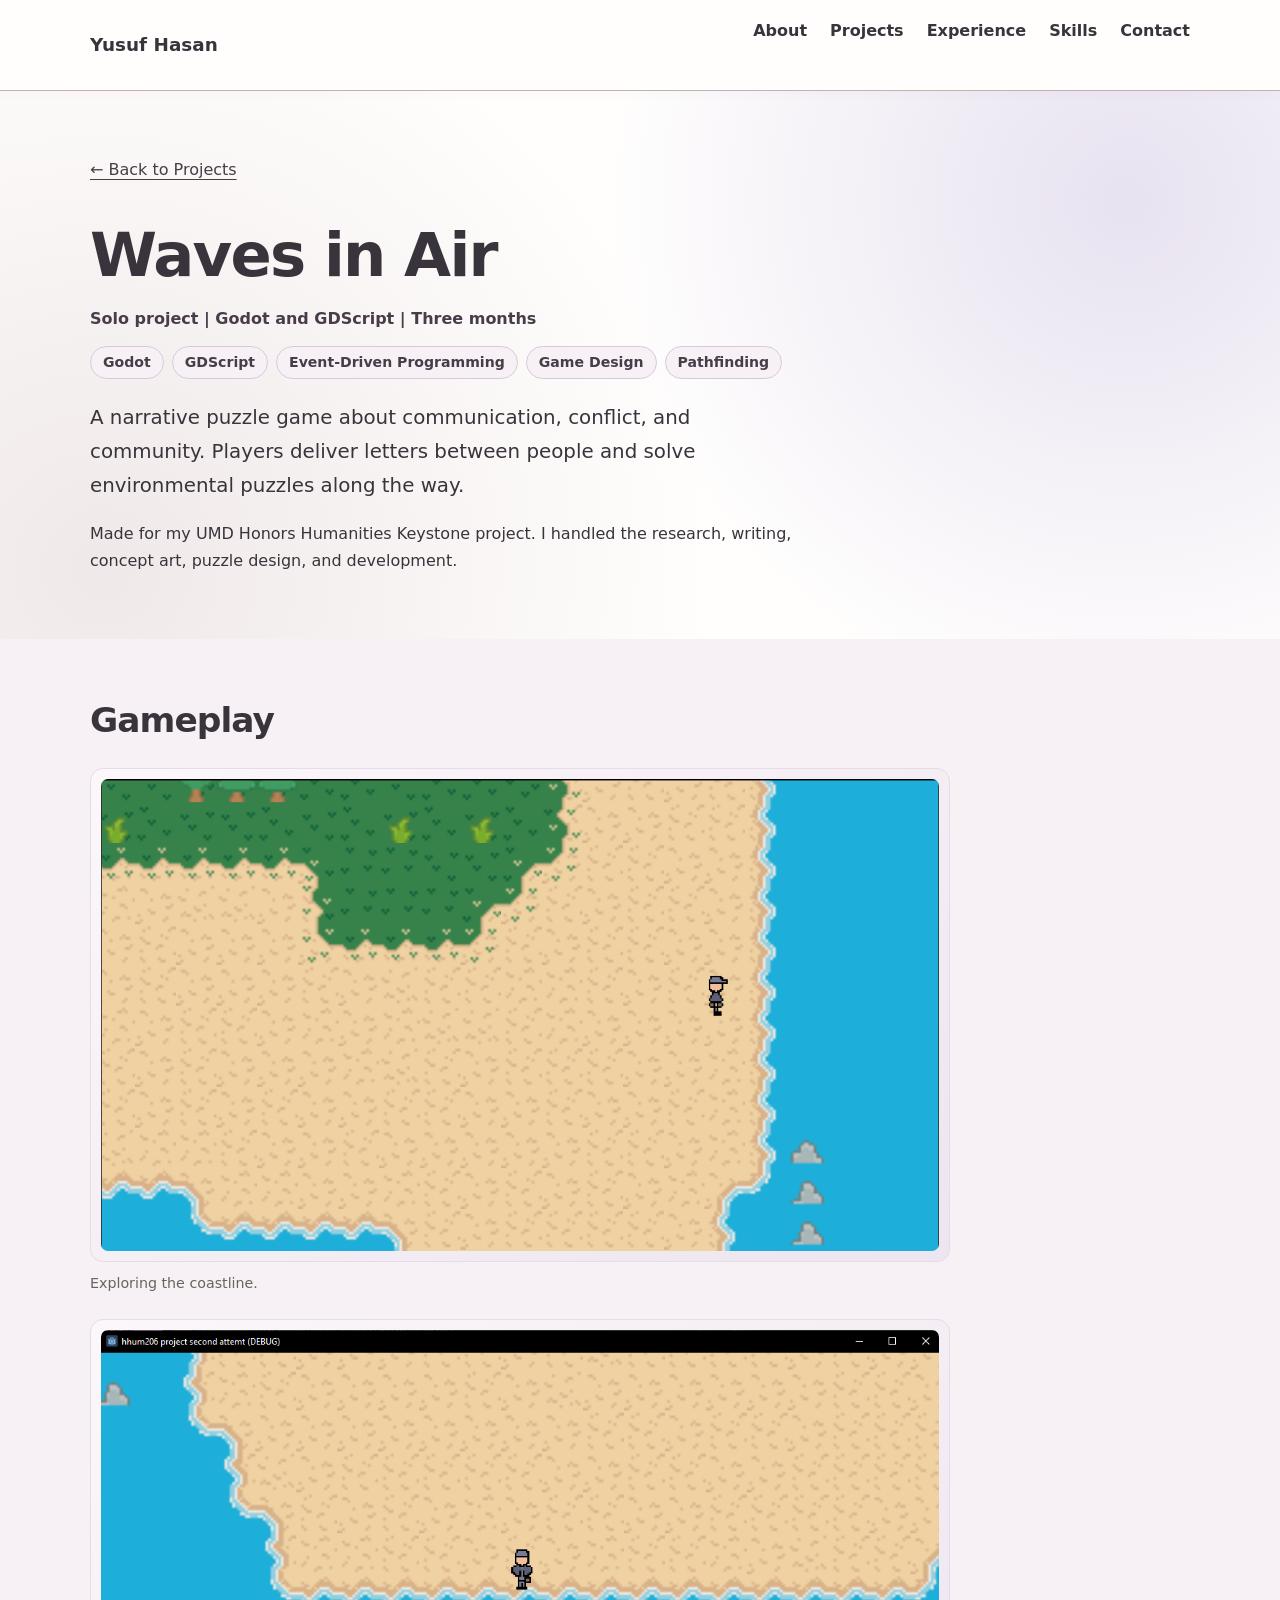
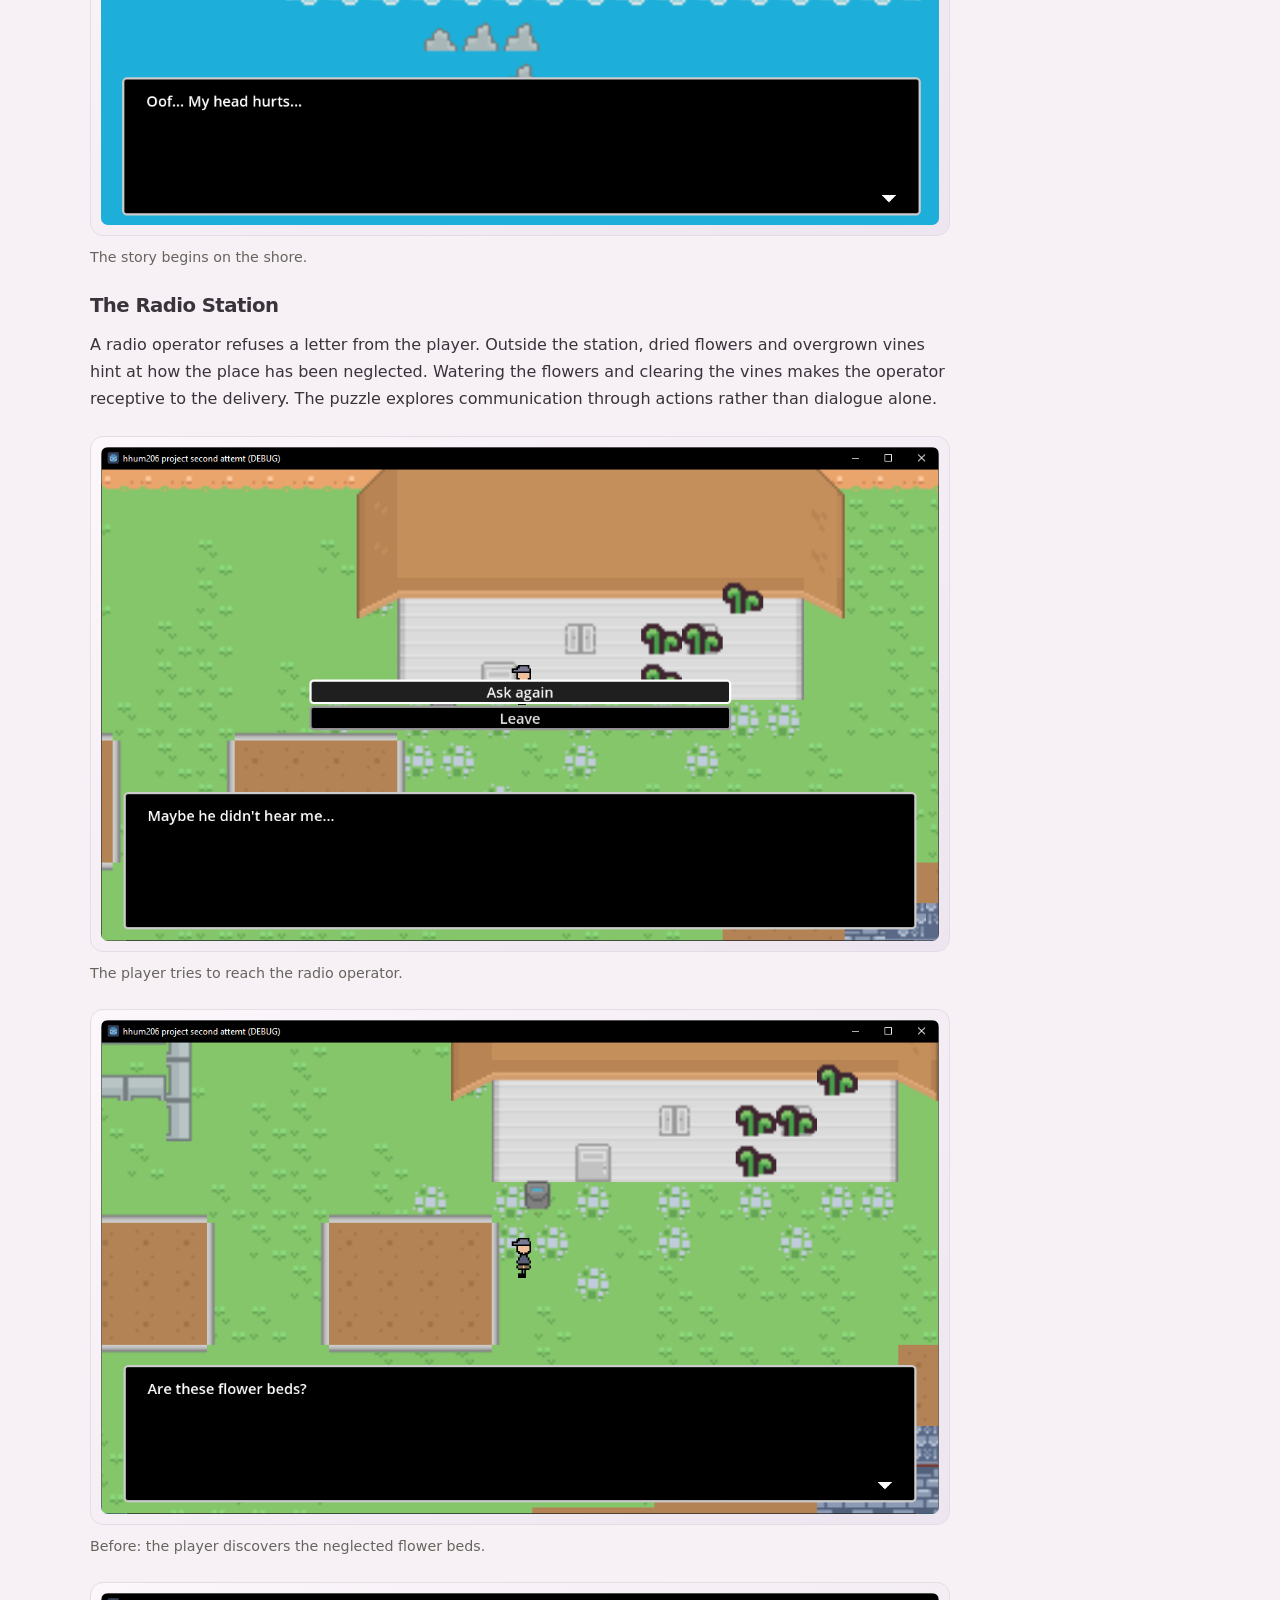
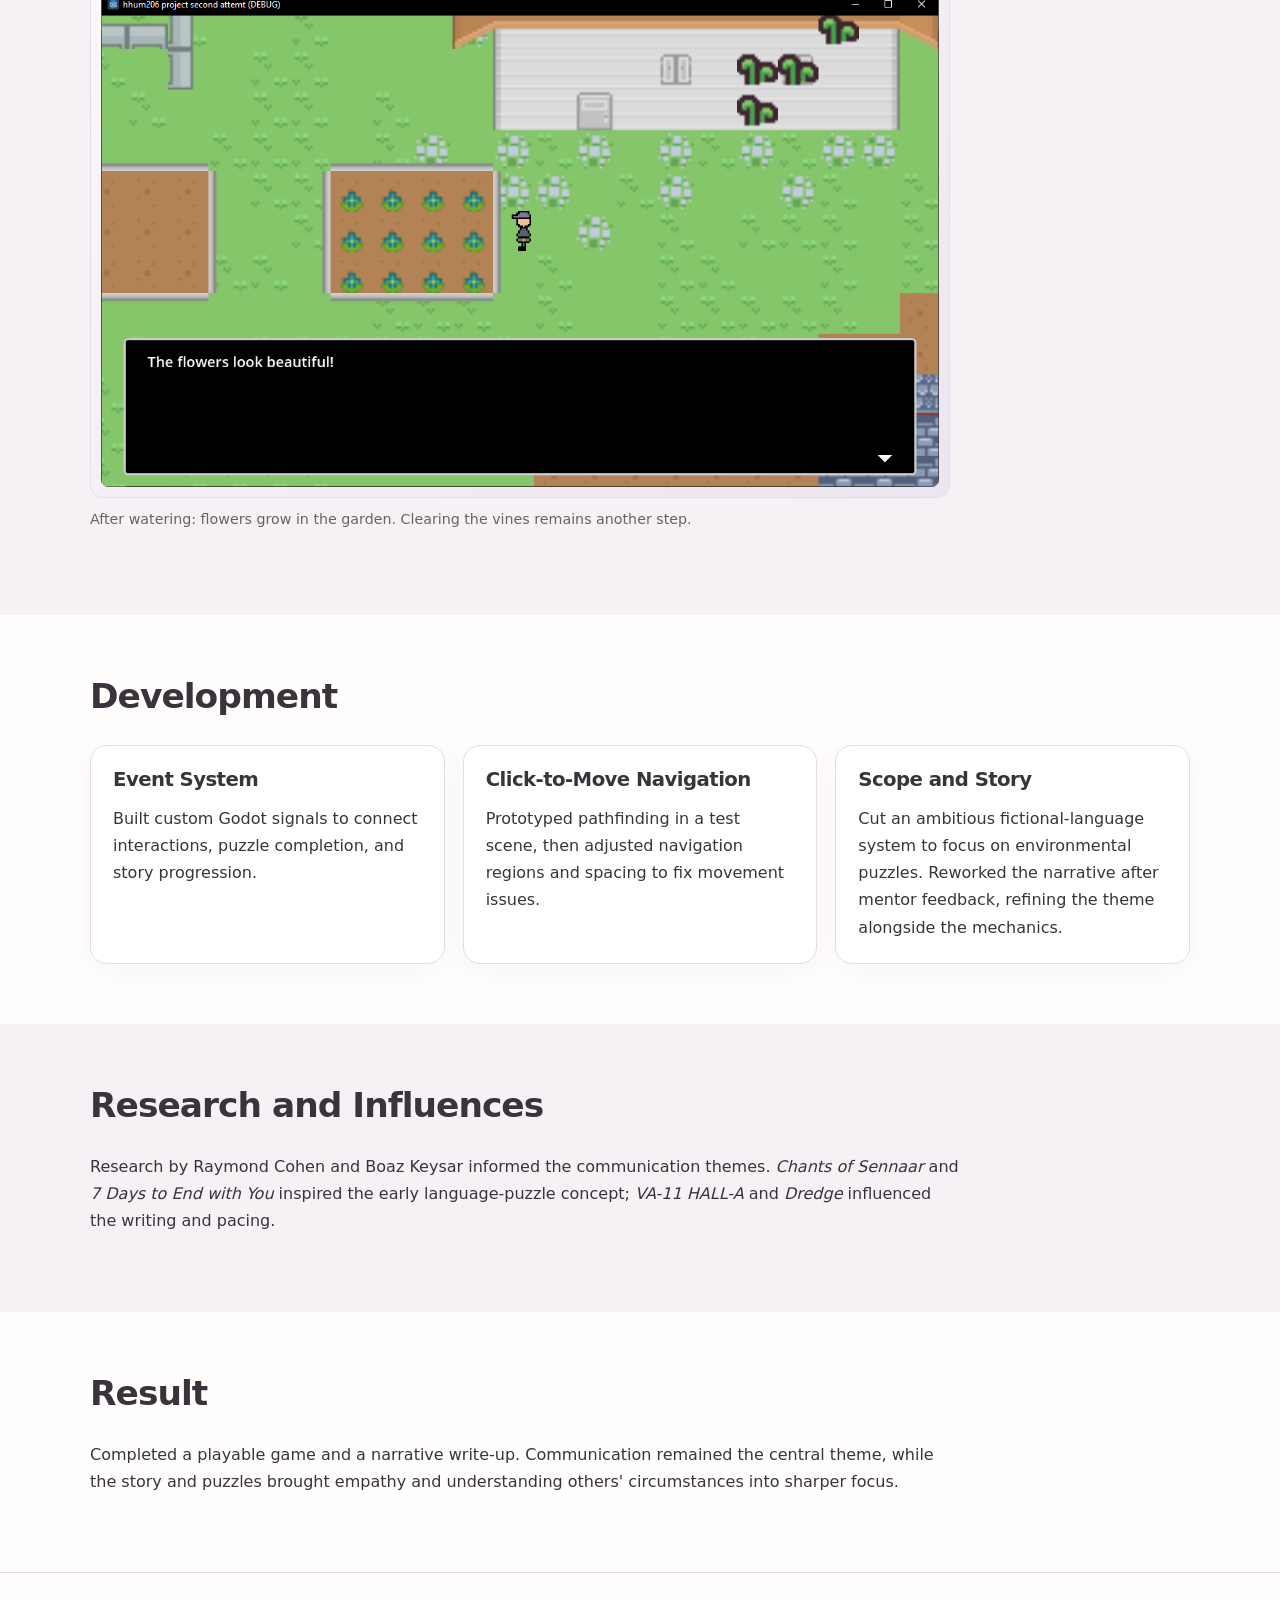
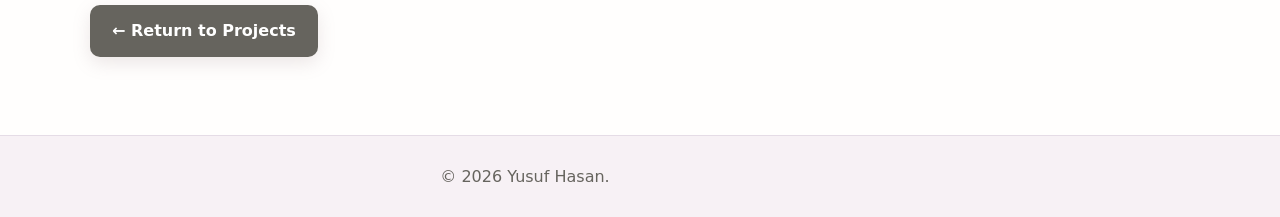
<file: waves-in-air.html>
<!DOCTYPE html>
<html lang="en">

<head>
    <meta charset="UTF-8">
    <meta name="viewport" content="width=device-width, initial-scale=1.0">
    <meta name="description" content="Waves in Air, a solo Godot puzzle game about communication, conflict, and community.">
    <title>Waves in Air | Yusuf Hasan</title>
    <link rel="stylesheet" href="style.css?v=20261029-waves-media">
</head>

<body class="project-page">
    <a class="skip-link" href="#main-content">Skip to content</a>

    <!-- NAVIGATION: Same structure and classes as your homepage -->
    <header>
        <nav class="container">
            <a href="index.html#home" class="logo">Yusuf Hasan</a>
            <ul class="nav-links">
                <li><a href="index.html#about">About</a></li>
                <li><a href="index.html#projects">Projects</a></li>
                <li><a href="index.html#experience">Experience</a></li>
                <li><a href="index.html#skills">Skills</a></li>
                <li><a href="index.html#contact">Contact</a></li>
            </ul>
        </nav>
    </header>

    <main id="main-content">
        <section class="hero">
            <div class="container">
                <a class="project-back-link" href="index.html#projects">← Back to Projects</a>
                <h1>Waves in Air</h1>
                <p class="subtitle">Solo project | Godot and GDScript | Three months</p>
                <div class="tag-list project-detail-tags" aria-label="Related skills and techniques">
                            <a class="skill-tag" href="index.html#skill-godot">Godot</a>
                            <a class="skill-tag" href="index.html#skill-gdscript">GDScript</a>
                            <a class="skill-tag" href="index.html#skill-event-driven">Event-Driven Programming</a>
                            <a class="skill-tag" href="index.html#skill-game-design">Game Design</a>
                            <a class="skill-tag" href="index.html#skill-pathfinding">Pathfinding</a>
                        </div>
                <p class="showcase-lead">
                    A narrative puzzle game about communication, conflict, and community.
                    Players deliver letters between people and solve environmental puzzles along the way.
                </p>
                <p>
                    Made for my UMD Honors Humanities Keystone project. I handled the research,
                    writing, concept art, puzzle design, and development.
                </p>
            </div>
        </section>

        <section class="alternate">
            <div class="container">
                <h2>Gameplay</h2>
                <figure class="waves-photo">
                    <div class="photo-frame">
                        <img src="assets/waves-in-air/waves-cover.png" alt="The player stands on a sandy beach beside the ocean" loading="lazy" width="1154" height="650">
                    </div>
                    <figcaption>Exploring the coastline.</figcaption>
                </figure>
                <figure class="waves-photo">
                    <div class="photo-frame">
                        <img src="assets/waves-in-air/waves-opening.png" alt="Opening dialogue on the beach: Oof... My head hurts..." loading="lazy" width="1146" height="677">
                    </div>
                    <figcaption>The story begins on the shore.</figcaption>
                </figure>
                <h3>The Radio Station</h3>
                <p>
                    A radio operator refuses a letter from the player. Outside the station,
                    dried flowers and overgrown vines hint at how the place has been neglected.
                    Watering the flowers and clearing the vines makes the operator receptive to the delivery.
                    The puzzle explores communication through actions rather than dialogue alone.
                </p>
                <figure class="waves-photo">
                    <div class="photo-frame">
                        <img src="assets/waves-in-air/waves-dialogue.png" alt="Dialogue choices outside the vine-covered radio station: Ask again or Leave" loading="lazy" width="1154" height="680">
                    </div>
                    <figcaption>The player tries to reach the radio operator.</figcaption>
                </figure>
                <figure class="waves-photo">
                    <div class="photo-frame">
                        <img src="assets/waves-in-air/waves-flower-bed-before.png" alt="Empty flower beds outside the radio station" loading="lazy" width="1154" height="680">
                    </div>
                    <figcaption>Before: the player discovers the neglected flower beds.</figcaption>
                </figure>
                <figure class="waves-photo">
                    <div class="photo-frame">
                        <img src="assets/waves-in-air/waves-radio-station.png" alt="Flowers growing in the station garden after watering" loading="lazy" width="1154" height="680">
                    </div>
                    <figcaption>After watering: flowers grow in the garden. Clearing the vines remains another step.</figcaption>
                </figure>
            </div>
        </section>

        <section>
            <div class="container">
                <h2>Development</h2>
                <div class="project-feature-grid">
                    <article class="card">
                        <h3>Event System</h3>
                        <p>Built custom Godot signals to connect interactions, puzzle completion, and story progression.</p>
                    </article>
                    <article class="card">
                        <h3>Click-to-Move Navigation</h3>
                        <p>Prototyped pathfinding in a test scene, then adjusted navigation regions and spacing to fix movement issues.</p>
                    </article>
                    <article class="card">
                        <h3>Scope and Story</h3>
                        <p>Cut an ambitious fictional-language system to focus on environmental puzzles. Reworked the narrative after mentor feedback, refining the theme alongside the mechanics.</p>
                    </article>
                </div>
            </div>
        </section>

        <section class="alternate">
            <div class="container">
                <h2>Research and Influences</h2>
                <p>
                    Research by Raymond Cohen and Boaz Keysar informed the communication themes.
                    <em>Chants of Sennaar</em> and <em>7 Days to End with You</em> inspired the early language-puzzle concept;
                    <em>VA-11 HALL-A</em> and <em>Dredge</em> influenced the writing and pacing.
                </p>
            </div>
        </section>

        <section>
            <div class="container">
                <h2>Result</h2>
                <p>
                    Completed a playable game and a narrative write-up. Communication remained the central theme,
                    while the story and puzzles brought empathy and understanding others' circumstances into sharper focus.
                </p>
            </div>
        </section>

        <section class="project-return" aria-label="Return to portfolio">
            <div class="container">
                <a class="button return-to-projects" href="index.html#projects">← Return to Projects</a>
            </div>
        </section>
    </main>

    <footer>
        <div class="container"><p>&copy; 2026 Yusuf Hasan.</p></div>
    </footer>
</body>
</html>
</file>
<file: style.css>
/* Dusty lavender palette sampled from the six-swatch reference.
   Mauve #97797E  |  Blush #C6AEB2  |  Lilac #CEBACF
   Lavender #B1A2D3  |  Periwinkle #8A8BBD  |  Charcoal #66645E
   Darker mauve text/links preserve contrast on off-white backgrounds.
*/

:root {
  color-scheme: light;
  --page: #FFFEFD;
  --surface: #FFFFFF;
  --lavender: #F7F1F5;
  --lavender-2: #EDE5ED;
  --lavender-3: #CEBACF;
  --ink: #39343B;
  --muted: #66645E;
  --accent: #5A4653;
  --accent-dark: #493C49;
  --border: #E5DCE6;
  --mauve: #97797E;
  --blush: #C6AEB2;
  --lilac: #CEBACF;
  --dusty-lavender: #B1A2D3;
  --periwinkle: #8A8BBD;
  --charcoal: #66645E;
  --shadow: 0 7px 25px rgba(102, 100, 94, .05);
  --shadow-hover: 0 17px 38px rgba(102, 100, 94, .13);
}
*, *::before, *::after { box-sizing: border-box; }
html { scroll-behavior: smooth; scroll-padding-top: 100px; }
body {
  margin: 0;
  background: var(--page);
  color: var(--ink);
  font: 400 1rem/1.7 system-ui, -apple-system, BlinkMacSystemFont, "Segoe UI", sans-serif;
}
img { max-width: 100%; }
a { color: var(--accent-dark); text-underline-offset: .22em; }
a:hover { color: var(--accent); }
a:focus-visible, summary:focus-visible {
  outline: 3px solid var(--accent);
  outline-offset: 4px;
  border-radius: 3px;
}
h1, h2, h3 { line-height: 1.23; letter-spacing: -.028em; }
h1 { font-size: clamp(2.45rem, 5vw, 3.8rem); margin: 0 0 18px; }
h2 { font-size: clamp(1.7rem, 3vw, 2.15rem); margin: 0 0 27px; }
h3 { font-size: 1.23rem; margin: 0 0 10px; }
p { margin: 0 0 17px; }
.container { width: min(91%, 1100px); margin-inline: auto; }
section { padding: 75px 0; }
section.alternate { background: var(--lavender); }
#skills, #other-projects { background: var(--page); }
#experience { background: var(--lavender); }
.skip-link {
  position: absolute; top: -100px; left: 12px; z-index: 100;
  padding: 11px 18px; border: 2px solid var(--accent); border-radius: 8px;
  background: #fff; color: var(--ink); font-weight: 700;
}
.skip-link:focus { top: 10px; }

/* Navigation */
header {
  position: sticky; top: 0; z-index: 20;
  background: rgba(255, 254, 253, .97);
  border-bottom: 1px solid var(--border);
  box-shadow: 0 2px 12px rgba(102, 100, 94, .04);
}
nav.container {
  display: flex; justify-content: space-between; align-items: center;
  gap: 22px; padding: 17px 0;
}
.logo { font-size: 1.15rem; font-weight: 750; color: var(--ink); text-decoration: none; }
.logo:hover { color: var(--accent); text-decoration: none; }
.nav-links {
  display: flex; flex-wrap: wrap; align-items: center;
  list-style: none; gap: 10px 23px; padding: 0; margin: 0;
}
.nav-links a { color: var(--ink); font-weight: 550; text-decoration: none; }
.nav-links a:hover { color: var(--accent); text-decoration: underline; }

/* Introduction */
.hero {
  padding: clamp(85px, 10vw, 125px) 0;
  background: radial-gradient(circle at 88% 24%, #E4D8E8 0, transparent 42%),
              radial-gradient(circle at 8% 85%, #F1E8EC 0, transparent 45%),
              var(--page);
}
.hero .container > p:not(.subtitle), .hero p { max-width: 720px; }
.hero h1 { max-width: 910px; }
.subtitle { color: var(--accent-dark); font-weight: 720; margin-bottom: 14px; }
.button {
  display: inline-block; margin-top: 8px; padding: 12px 22px;
  background: var(--accent); color: #fff; font-weight: 700;
  border-radius: 10px; text-decoration: none;
  box-shadow: 0 6px 18px rgba(151, 121, 126, .18);
  transition: background-color .18s ease, transform .18s ease, box-shadow .18s ease;
}
.button:hover {
  background: var(--accent-dark); color: #fff; text-decoration: none;
  transform: translateY(-2px); box-shadow: 0 10px 22px rgba(151, 121, 126, .23);
}

/* Projects */
.card-grid { display: grid; grid-template-columns: repeat(2, minmax(0, 1fr)); gap: 22px; }
.card {
  background: var(--surface); border: 1px solid var(--border);
  border-radius: 17px; padding: 26px; min-width: 0; box-shadow: var(--shadow);
}
.card-grid > .card { display: flex; flex-direction: column; }
.card-grid > .card:hover {
  box-shadow: var(--shadow-hover); border-color: #CEBACF; transform: translateY(-3px);
}
.card-grid > .card { transition: transform .22s ease, box-shadow .22s ease, border-color .22s ease; }
.card a:not(.skill-tag) { display: inline-block; font-weight: 720; margin-top: 14px; }
.card-grid .card .tags { margin-top: auto; }
.tags { color: var(--muted); font-size: .92rem; }
.section-intro { color: var(--muted); max-width: 760px; margin: -8px 0 26px; }
.featured-grid > .card { border-color: #D8C8D8; }
.other-project-grid > .card { background: #fff; }
.project-card-art, .project-card-figure {
  display: grid; place-items: center;
  min-height: 215px; margin: 0 0 22px; overflow: hidden;
  border: 1px solid var(--border); border-radius: 12px;
  background: linear-gradient(130deg, #EFE4ED 5%, #B1A2D3 52%, #F8F4F6 100%);
}
.project-card-art { position: relative; }
.project-art-glyph {
  color: #8A8BBD; font-size: 5.6rem; line-height: 1;
  transform: rotate(-12deg); transition: transform .3s ease;
}
.project-art-lines {
  position: absolute; width: 100px; height: 4px;
  border-radius: 50%; right: 13%; bottom: 33%;
  background: #C6AEB2; box-shadow: 0 19px #CEBACF, 0 38px #B1A2D3;
  opacity: .7;
}
.card:hover .project-art-glyph { transform: rotate(0deg) translateY(-4px); }
.project-card-figure { display: block; background: var(--lavender); text-align: center; }
.project-card-figure img {
  width: 100%; height: 240px; padding: 7px;
  object-fit: contain; display: block;
  transition: transform .3s ease;
}
.project-card-figure:hover img, .card:hover .project-card-figure img { transform: scale(1.035); }
.project-card-figure figcaption {
  font-size: .83rem; color: var(--muted); padding: 2px 8px 10px;
}
#about p { max-width: 830px; }

/* Experience */
.experience-stack { display: grid; gap: 18px; }
.experience-entry {
  display: grid; grid-template-columns: 122px minmax(0, 1fr);
  align-items: start; gap: 28px;
}
.experience-visual {
  margin: 0; text-align: center; min-width: 0;
}
.experience-visual img {
  width: 112px; height: 112px; display: block; margin: 0 auto 8px;
  object-fit: contain; padding: 9px; border-radius: 17px;
  background: #fff; border: 1px solid var(--border);
  transition: transform .28s ease, box-shadow .28s ease;
}
.experience-entry:hover .experience-visual img {
  transform: translateY(-3px) rotate(-2deg) scale(1.04);
  box-shadow: 0 11px 24px rgba(138, 139, 189, .18);
}
.experience-visual figcaption { color: var(--muted); font-size: .79rem; line-height: 1.4; }
.experience-copy { min-width: 0; }
.experience-organization {
  color: var(--accent-dark); font-size: .93rem; font-weight: 680;
  margin-bottom: 12px !important;
}
.experience-secondary-role { color: var(--muted); font-size: .93rem; }
.tag-hint { color: var(--muted); font-size: .85rem; margin: 17px 0 0; }
.tag-list, .skill-list { display: flex; flex-wrap: wrap; gap: 8px; margin-top: 15px; }
.skill-tag, .skill-chip {
  display: inline-flex; align-items: center; min-height: 33px;
  border-radius: 999px; border: 1px solid #D7C8DC;
  background: var(--lavender); padding: 5px 12px;
  color: var(--accent-dark); font-size: .88rem;
  font-weight: 650; line-height: 1.35;
}
.skill-tag { text-decoration: none; transition: transform .18s ease, background-color .18s ease; }
.skill-tag:hover {
  color: var(--accent-dark); text-decoration: none;
  background: #E6D8EB; transform: translateY(-2px);
}
.skill-chip { background: #FBF8FC; scroll-margin-top: 130px; }
.skill-chip:target {
  background: #DDD2E7; outline: 2px solid var(--accent); outline-offset: 2px;
}
.skills-grid { display: grid; grid-template-columns: repeat(2,minmax(0,1fr)); gap: 18px; }
.skill-group h3 { margin-bottom: 18px; }
.skill-group .skill-list { margin-top: 0; }

/* Contact and footer */
.contact-links { display: flex; flex-wrap: wrap; gap: 14px 23px; margin-top: 20px; }
.contact-links a { font-weight: 660; }
footer {
  border-top: 1px solid var(--border); background: var(--lavender);
  padding: 27px 0; color: var(--muted); text-align: center;
}
footer p { margin: 0; }

/* Project detail pages */
.project-page .hero, .robot-page .hero { padding: 65px 0 48px; }
.project-page section, .robot-page section { padding: 60px 0; }
.project-page h1, .robot-page h1 { margin: 16px 0 12px; }
.project-page h3, .robot-page h3 { margin: 22px 0 13px; }
.project-page p, .robot-page p { max-width: 870px; }
.project-page ul, .robot-page ul { padding-left: 22px; margin: 0 0 19px; }
.project-page li, .robot-page li { margin-bottom: 10px; }
/* Only text until Waves in Air screenshots are available. */
.project-page .content-with-media { max-width: 900px; }
.project-page .project-challenge { margin-bottom: 19px; }
.project-page .project-challenge h3 { margin-top: 0; }
.project-page .project-challenge ul { margin-bottom: 0; }
.project-page .project-challenge li:last-child { margin-bottom: 0; }
.project-note, .gallery-intro { color: var(--muted); font-size: .94rem; }
/* SEED-E photos use intrinsic image dimensions, rather than fixed cropped boxes. */
.robot-layout {
  display: grid; grid-template-columns: minmax(0,1.18fr) minmax(270px,.82fr);
  gap: 28px; align-items: start; margin: 25px 0;
}
.robot-photo { margin: 0; min-width: 0; }
.photo-frame {
  width: 100%; padding: 10px; overflow: hidden;
  display: grid; place-items: center;
  border: 1px solid var(--border); border-radius: 13px;
  background: linear-gradient(145deg, #FCF7FB, #EDE5EF);
}
.photo-frame img {
  display: block; width: 100%; height: auto;
  max-height: 460px; object-fit: contain; border-radius: 7px;
  transition: transform .32s ease, filter .32s ease;
}
.robot-photo:hover .photo-frame img { transform: scale(1.035); filter: saturate(1.06); }
.robot-photo figcaption {
  margin-top: 9px; color: var(--muted);
  font-size: .89rem; line-height: 1.55;
}
.robot-photo-gallery {
  display: grid; grid-template-columns: repeat(2,minmax(0,1fr));
  gap: 22px; margin: 22px 0 0; max-width: 860px;
}
.robot-photo-gallery .photo-frame img { max-height: 330px; }
.robot-technical-text { max-width: 870px; }
.gallery-heading { scroll-margin-top: 130px; }
.page-actions { display: flex; gap: 16px; flex-wrap: wrap; margin-top: 20px; }

@media (max-width: 820px) {
  nav.container { flex-direction: column; align-items: flex-start; gap: 12px; }
  .nav-links { gap: 9px 18px; font-size: .93rem; }
  .robot-layout { grid-template-columns: 1fr; }
  .robot-layout .robot-photo { max-width: 580px; }
}
@media (max-width: 650px) {
  section, .project-page section, .robot-page section { padding: 50px 0; }
  .hero, .project-page .hero, .robot-page .hero { padding: 70px 0 48px; }
  .card-grid, .skills-grid, .robot-photo-gallery { grid-template-columns: 1fr; }
  .card { padding: 20px; }
  .experience-entry { grid-template-columns: 76px minmax(0,1fr); gap: 15px; }
  .experience-visual img { width: 70px; height: 70px; padding: 6px; border-radius: 12px; }
  .experience-visual figcaption { font-size: .7rem; }
  .project-card-figure img { height: 210px; }
  .robot-photo-gallery .photo-frame img { max-height: 410px; }
}
@media (prefers-reduced-motion: reduce) {
  html { scroll-behavior: auto; }
  *, *::before, *::after { transition-duration: .01ms !important; animation-duration: .01ms !important; }
}

/* Project technologies use the same linked tags as experience entries. */
.card-grid .project-tag-list {
  margin-top: auto;
  padding-top: 14px;
}
.card-grid .project-tag-list + a {
  margin-top: 17px;
}
.project-detail-tags {
  margin: 14px 0 22px;
}
.project-detail-tags .skill-tag {
  white-space: nowrap;
}


/* Project showcases: short, scannable content and consistent navigation */
.showcase-lead {
  font-size: clamp(1.08rem, 1.6vw, 1.24rem);
  font-weight: 520;
  max-width: 740px;
}
.project-back-link { display: inline-block; margin-bottom: 19px; }
.project-feature-grid {
  display: grid;
  grid-template-columns: repeat(3, minmax(0, 1fr));
  gap: 18px;
}
.project-feature-grid .card {
  padding: 22px;
  box-shadow: var(--shadow);
}
.project-feature-grid .card h3 { margin-top: 0; }
.project-feature-grid .card p { margin-bottom: 0; }
.project-return {
  padding: 32px 0 78px !important;
  border-top: 1px solid var(--border);
  background: var(--page);
}
.project-return .button { margin-top: 0; }
@media (max-width: 820px) {
  .project-feature-grid { grid-template-columns: 1fr; }
}

/* Reference colors used as gentle accents, not as low-contrast body text. */
header { border-bottom-color: var(--blush); }
.button { background: var(--charcoal); }
.button:hover { background: var(--accent); }
.hero {
  background:
    radial-gradient(circle at 88% 20%, rgba(177, 162, 211, .30) 0, transparent 43%),
    radial-gradient(circle at 8% 87%, rgba(198, 174, 178, .27) 0, transparent 48%),
    var(--page);
}
.section-intro { color: var(--muted); }
.featured-grid > .card { border-top: 4px solid var(--mauve); }
.featured-grid > .card:nth-child(2) { border-top-color: var(--periwinkle); }
.project-art-glyph { color: var(--mauve); }
.project-art-lines { background: var(--blush); box-shadow: 0 19px var(--lilac), 0 38px var(--dusty-lavender); }
.experience-visual img { border-color: var(--lilac); }
.skill-chip:target { background: #E6DAEB; outline-color: var(--charcoal); }
::selection { background: var(--lilac); color: var(--ink); }


/* Keep gameplay screenshots and dialogue readable at every viewport width. */
.waves-photo { max-width: 860px; margin: 24px 0; }
.waves-photo .photo-frame img { max-height: none; }
.waves-photo figcaption { margin-top: 9px; color: var(--muted); font-size: .89rem; }

/* Contamination game jam showcase — shared palette and existing project patterns. */
.jam-page .hero { padding: 61px 0 65px; }
.jam-eyebrow {
  margin: 0 0 11px !important; color: var(--mauve); text-transform: uppercase;
  font-size: .76rem; letter-spacing: .12em; font-weight: 800;
}
.jam-hero-layout { display: grid; grid-template-columns: 1fr 1.08fr; gap: 44px; align-items: center; }
.jam-page .jam-hero h1 { margin: 0 0 14px; }
.jam-page .jam-hero .subtitle { margin-bottom: 16px; }
.jam-hero-media { margin: 0; min-width: 0; }
.jam-hero-media figcaption, .jam-gallery-section figcaption,
.jam-process-figure figcaption { font-size: .85rem; color: var(--muted); margin-top: 9px; }
.jam-editable { color: var(--muted); }
.jam-text-link { display: inline-block; font-weight: 700; margin-top: 4px; }
.jam-section-heading { display: flex; justify-content: space-between; align-items: end; gap: 32px; margin-bottom: 27px; }
.jam-section-heading h2 { margin-bottom: 0; }
.jam-section-heading > p { max-width: 345px; color: var(--muted); font-size: .93rem; margin: 0 0 4px; }
.jam-section-lead { max-width: 750px; color: var(--muted); margin: -9px 0 24px; }
.jam-media {
  display: flex; flex-direction: column; align-items: center; justify-content: center;
  width: 100%; text-align: center; gap: 9px; padding: 24px; min-width: 0;
  border: 1.5px dashed #BCA7BC; border-radius: 17px;
  background: linear-gradient(135deg, #F6EEF5 0%, #E9DFEC 48%, #F7F3F8 100%);
  color: var(--accent-dark);
}
.jam-media-icon { display: block; font-size: 2.35rem; line-height: 1; color: var(--periwinkle); }
.jam-media-label { font-size: .78rem; font-weight: 800; letter-spacing: .12em; }
.jam-media-hint { max-width: 270px; font-size: .92rem; line-height: 1.5; }
.jam-media-format { font-size: .76rem; color: var(--muted); }
.jam-media-hero { aspect-ratio: 16 / 10; min-height: 290px; }
.jam-media-wide { aspect-ratio: 16 / 8.5; min-height: 280px; }
.jam-media-small { aspect-ratio: 16 / 10; min-height: 190px; }
.jam-media-process { aspect-ratio: 16 / 6.3; min-height: 200px; }
.jam-facts { display: grid; grid-template-columns: repeat(4, minmax(0, 1fr)); gap: 13px; margin-top: 25px; }
.jam-fact { background: #fff; border: 1px solid var(--border); border-radius: 12px; padding: 19px; }
.jam-fact-label { display: block; font-size: .8rem; color: var(--muted); margin-bottom: 7px; }
.jam-fact strong { display: block; font-size: .96rem; line-height: 1.45; }
.jam-overview-note { margin: 25px 0 0; max-width: 790px; }
.jam-gallery-feature { margin: 0 0 28px; }
.jam-gallery-grid { display: grid; grid-template-columns: repeat(2, minmax(0,1fr)); gap: 24px; }
.jam-gallery-grid figure { margin: 0; min-width: 0; }
.jam-page .project-feature-grid .card { border-top: 3px solid var(--lilac); }
.jam-page .project-feature-grid h3 { margin-top: 10px; }
.jam-card-number { font-size: .84rem; font-weight: 850; color: var(--mauve); }
.jam-contribution-grid, .jam-outcome-grid { display: grid; grid-template-columns: repeat(2, minmax(0,1fr)); gap: 24px; }
.jam-contribution { border-left: 3px solid var(--lilac); padding: 5px 10px 5px 21px; }
.jam-contribution h3, .jam-outcome-grid h3 { margin-top: 0; }
.jam-process-figure { margin: 32px 0 0; }
.jam-links-note { margin-top: 23px; padding: 20px 23px; background: #fff; border: 1px solid var(--border); border-radius: 12px; }
.jam-links-note p { margin: 8px 0 0; color: var(--muted); }
.jam-home-section { background: var(--page); }
.jam-home-feature { display: grid; grid-template-columns: 1fr 1fr; gap: 28px; align-items: center; padding: 29px; background: var(--lavender); border: 1px solid var(--border); border-radius: 18px; }
.jam-home-copy p { max-width: 440px; }
.jam-home-copy .button { margin-top: 6px; }
.jam-media-home { min-height: 265px; aspect-ratio: 16/10; }
@media(max-width: 820px) {
  .jam-hero-layout, .jam-home-feature { grid-template-columns: 1fr; gap: 24px; }
  .jam-facts { grid-template-columns: repeat(2, minmax(0,1fr)); }
  .jam-hero-media { max-width: 720px; }
}
@media(max-width: 650px) {
  .jam-section-heading { display: block; }
  .jam-section-heading > p { margin: 14px 0 0; }
  .jam-gallery-grid, .jam-contribution-grid, .jam-outcome-grid { grid-template-columns: 1fr; }
  .jam-facts { grid-template-columns: repeat(2, minmax(0,1fr)); }
  .jam-home-feature { padding: 19px; }
  .jam-media-hero, .jam-media-wide { min-height: 220px; }
}

/* Actual Contamination screenshots: preserve the full 16:9 pixel-art frame. */
.jam-screenshot { min-width: 0; }
.jam-screenshot-frame {
  display: block; overflow: hidden; border-radius: 15px;
  border: 1px solid var(--border); background: var(--lavender-2);
  padding: 8px; box-shadow: var(--shadow);
}
.jam-screenshot-frame img {
  display: block; width: 100%; height: auto;
  object-fit: contain; border-radius: 8px;
  image-rendering: auto;
}
.jam-home-image-link { display: block; min-width: 0; }
.jam-home-image-link:hover .jam-screenshot-frame { border-color: var(--mauve); box-shadow: var(--shadow-hover); }
.jam-gallery-feature.jam-screenshot { max-width: 1006px; }

/* Live game embed: full-size on desktop, fluid on smaller viewports. */
.jam-play { margin: 0 0 38px; max-width: 1024px; }
.jam-play h3 { margin: 0 0 10px; }
.jam-play > p { color: var(--muted); }
.jam-embed-frame {
  aspect-ratio: 16 / 9; width: 100%; overflow: hidden;
  border: 1px solid var(--border); border-radius: 15px;
  background: var(--lavender-2); box-shadow: var(--shadow);
}
.jam-embed-frame iframe { width: 100%; height: 100%; display: block; border: 0; }
.jam-play-actions { display: flex; gap: 15px 20px; flex-wrap: wrap; align-items: center; margin-top: 15px; }
.jam-play-actions .button { margin: 0; }
.jam-play-actions .project-note { margin: 0; flex: 1 1 250px; }
.jam-captures-title { margin-top: 35px !important; }
@media(max-width: 650px) {
  .jam-play-actions { align-items: flex-start; }
  .jam-embed-frame { border-radius: 10px; }
}
</file>
